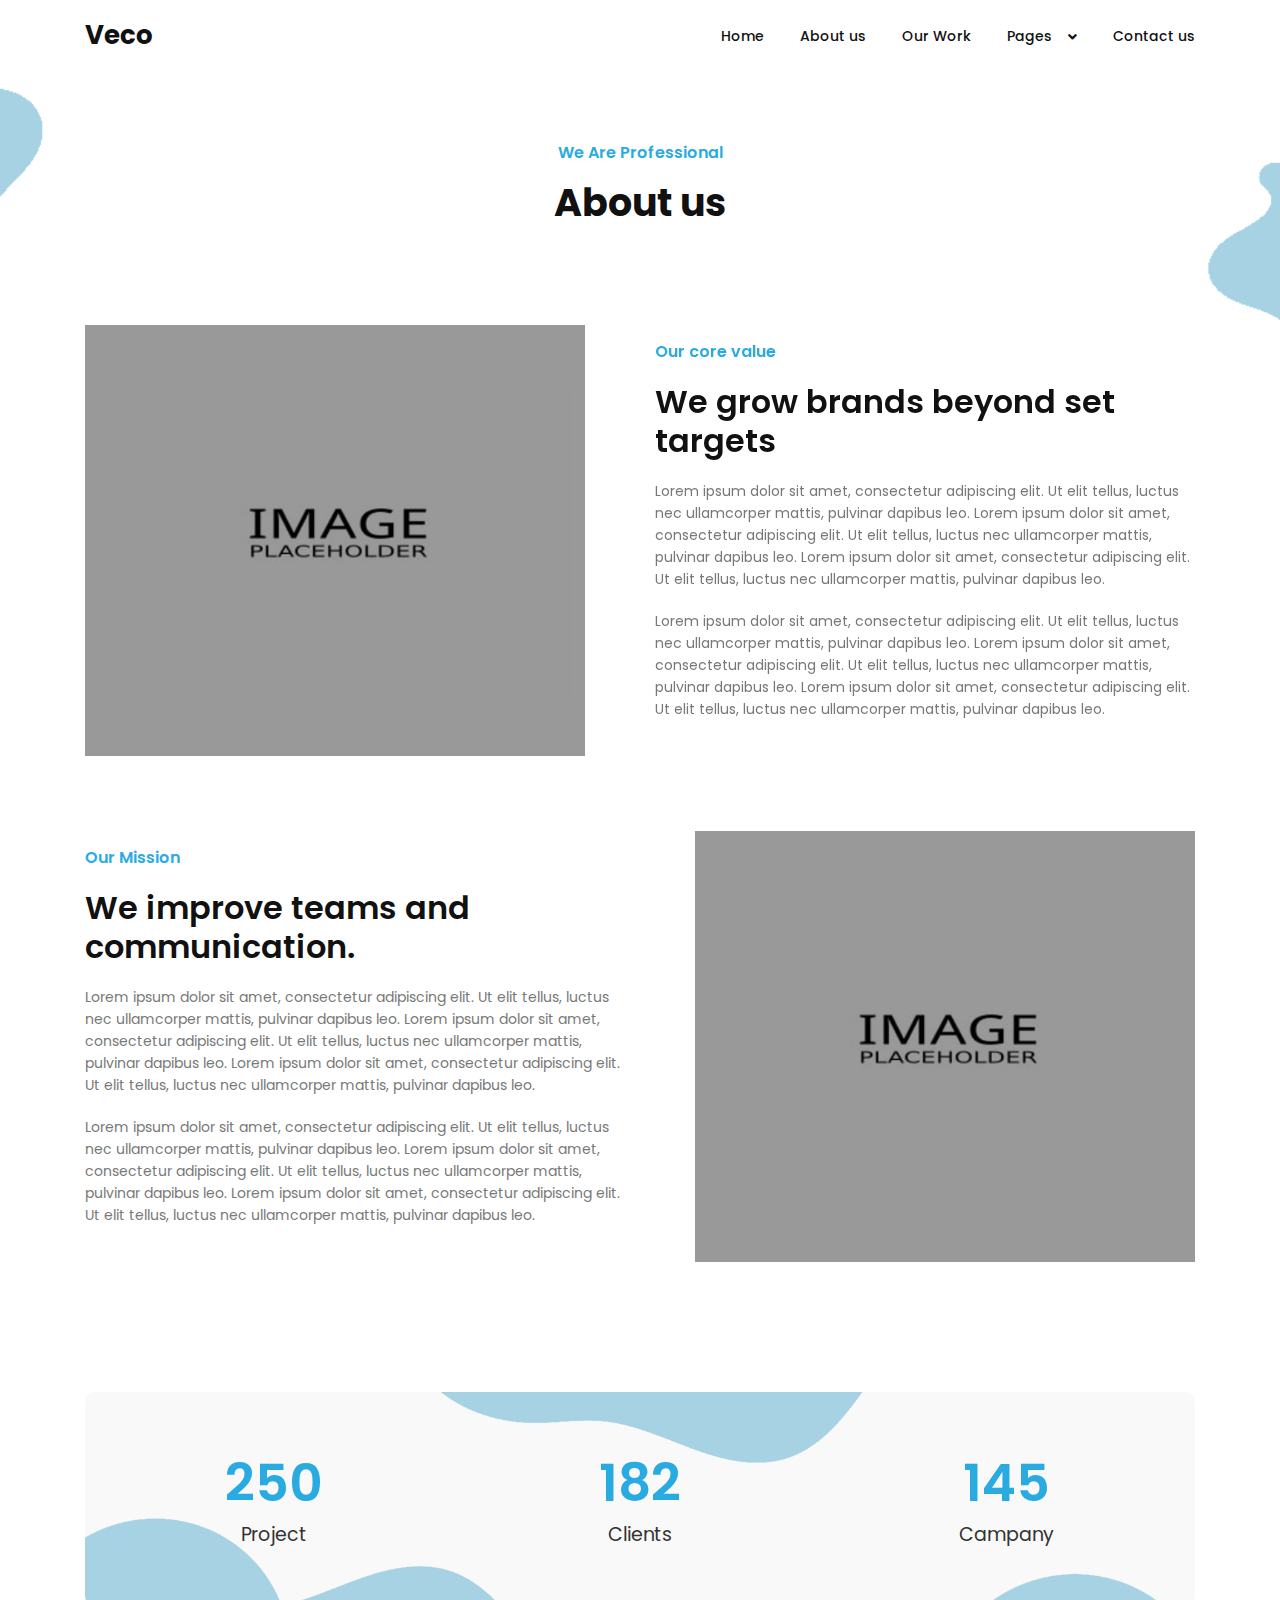
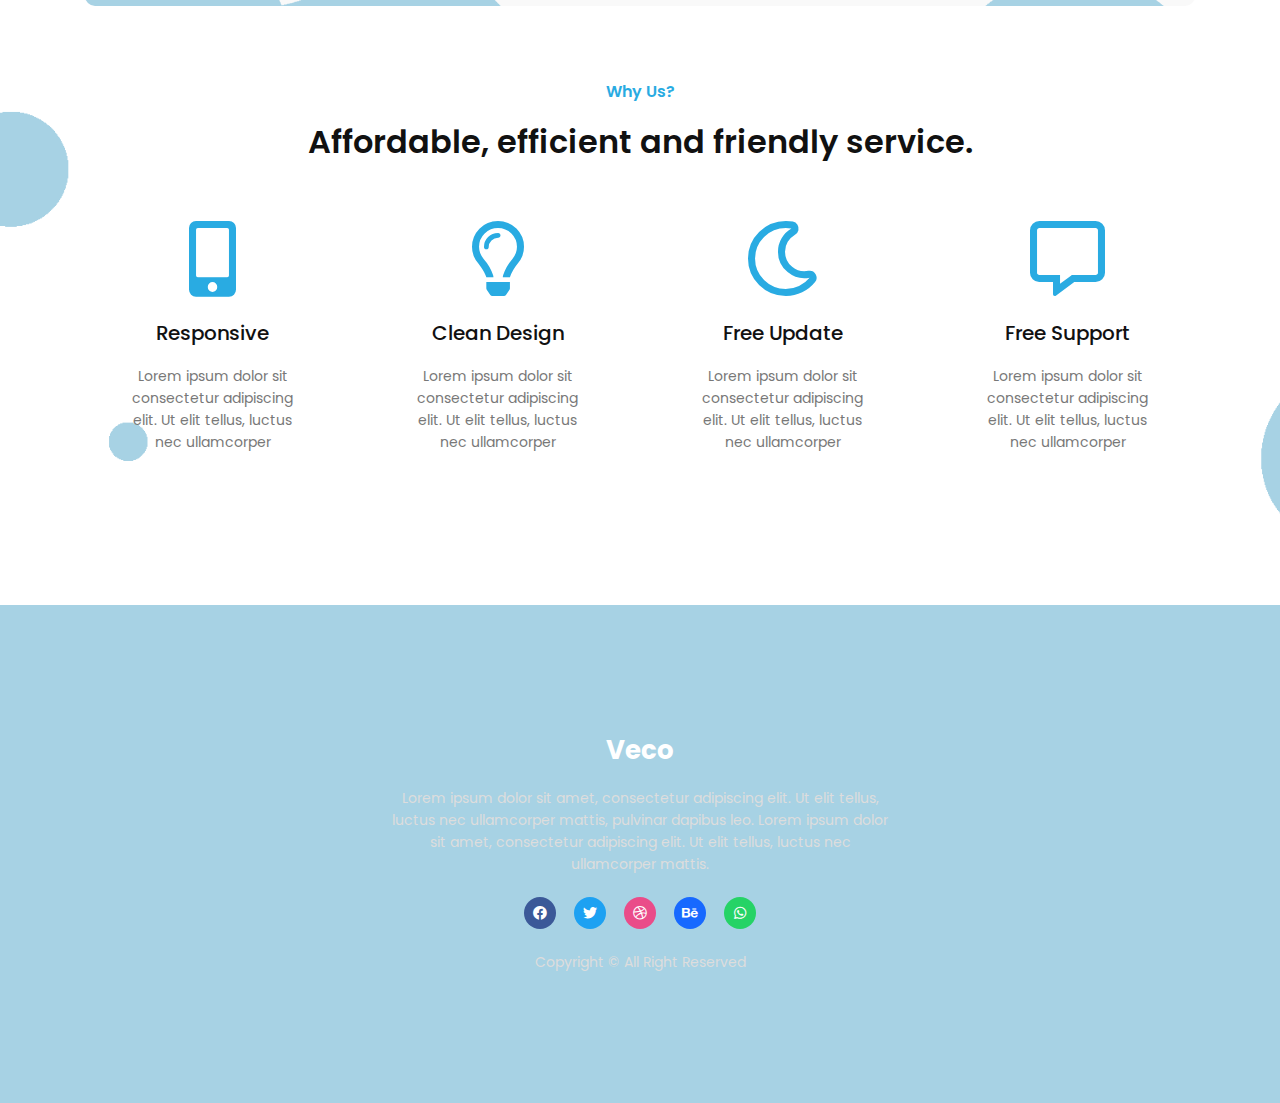
<file: about-us.html>
<!DOCTYPE html>
<html lang="zxx">
	<head>
		<meta charset="UTF-8">
		<meta name="viewport" content="width=device-width, initial-scale=1.0">
		<title>Independent Business Solutions - One-stop shop for your business</title>
		<link rel="shortcut icon" href="img/favicon.png">
		<link rel="stylesheet" href="css/fontawesome.min.css">
		<link rel="stylesheet" href="css/bootstrap.min.css">
		<link rel="stylesheet" href="css/animate.css">
		<link rel="stylesheet" href="css/bootstrap-dropdownhover.min.css">
		<link rel="stylesheet" href="css/aos.css">
		<link rel="stylesheet" href="css/style.css">
	</head>
	<body>
		
		<!-- header pages -->
		<div class="header-pages">
			<div class="navbar navbar-expand-md">
				<div class="container">
					<a href="index.html" class="navbar-brand"><h2>Veco</h2></a>
					<button class="navbar-toggler" type="button" data-toggle="collapse" data-target="#navbarNav" aria-controls="navbarNav" aria-expanded="false" aria-label="Toggle navigation">
					<i class="fas fa-align-justify"></i>
					</button>
					<div class="collapse navbar-collapse" id="navbarNav">
						<ul class="navbar-nav ml-auto">
							<li class="nav-item active">
								<a class="nav-link" href="index.html">Home <span class="sr-only">(current)</span></a>
							</li>
							<li class="nav-item">
								<a class="nav-link" href="about-us.html">About us</a>
							</li>
							<li class="nav-item">
								<a class="nav-link" href="our-work.html">Our Work</a>
							</li>
							<li class="nav-item dropdown">
								<a class="nav-link dropdown-toggle" href="#" data-toggle="dropdown">Pages <i class="fa fa-angle-down"></i></a>
								<ul class="dropdown-menu fade-up">
									<li><a href="services.html">Services</a></li>
									<li><a href="features.html">Features</a></li>
									<li><a href="pricing.html">Pricing</a></li>
									<li><a href="404.html">404</a></li>
									<li><a href="testimonial.html">Testimonial</a></li>
									<li><a href="faq.html">Faq</a></li>
								</ul>
							</li>
							<li class="nav-item">
								<a class="nav-link" href="contact-us.html">Contact us</a>
							</li>
						</ul>
					</div>
				</div>
			</div>
			<div class="pages-title">
				<div class="container">
					<span>We Are Professional</span>
					<h2>About us</h2>
				</div>
			</div>
		</div>
		<!-- end header pages -->


		<!-- about us -->
		<div class="about-us section about-us-pages">
			<div class="container">
				<div class="row align-items-center">
					<div class="col-md-6">
						<div class="entry" data-aos="fade-right">
							<img src="img/hero.png" alt="">
						</div>
					</div>
					<div class="col-md-6">
						<div class="entry" data-aos="fade-left">
							<span>Our core value</span>
							<h2>We grow brands beyond set targets</h2>
							<p>Lorem ipsum dolor sit amet, consectetur adipiscing elit. Ut elit tellus, luctus nec ullamcorper mattis, pulvinar dapibus leo. Lorem ipsum dolor sit amet, consectetur adipiscing elit. Ut elit tellus, luctus nec ullamcorper mattis, pulvinar dapibus leo. Lorem ipsum dolor sit amet, consectetur adipiscing elit. Ut elit tellus, luctus nec ullamcorper mattis, pulvinar dapibus leo.</p>
							<p>Lorem ipsum dolor sit amet, consectetur adipiscing elit. Ut elit tellus, luctus nec ullamcorper mattis, pulvinar dapibus leo. Lorem ipsum dolor sit amet, consectetur adipiscing elit. Ut elit tellus, luctus nec ullamcorper mattis, pulvinar dapibus leo. Lorem ipsum dolor sit amet, consectetur adipiscing elit. Ut elit tellus, luctus nec ullamcorper mattis, pulvinar dapibus leo.</p>
						</div>
					</div>
				</div>
			</div>
		</div>
		<!-- end about us -->

		<!-- about us -->
		<div class="about-us section about-us-pages our-mission">
			<div class="container">
				<div class="row align-items-center">
					<div class="col-md-6">
						<div class="entry">
							<span>Our Mission</span>
							<h2>We improve teams and communication.</h2>
							<p>Lorem ipsum dolor sit amet, consectetur adipiscing elit. Ut elit tellus, luctus nec ullamcorper mattis, pulvinar dapibus leo. Lorem ipsum dolor sit amet, consectetur adipiscing elit. Ut elit tellus, luctus nec ullamcorper mattis, pulvinar dapibus leo. Lorem ipsum dolor sit amet, consectetur adipiscing elit. Ut elit tellus, luctus nec ullamcorper mattis, pulvinar dapibus leo.</p>
							<p>Lorem ipsum dolor sit amet, consectetur adipiscing elit. Ut elit tellus, luctus nec ullamcorper mattis, pulvinar dapibus leo. Lorem ipsum dolor sit amet, consectetur adipiscing elit. Ut elit tellus, luctus nec ullamcorper mattis, pulvinar dapibus leo. Lorem ipsum dolor sit amet, consectetur adipiscing elit. Ut elit tellus, luctus nec ullamcorper mattis, pulvinar dapibus leo.</p>
						</div>
					</div>
					<div class="col-md-6">
						<div class="entry">
							<img src="img/about-us.png" alt="">
						</div>
					</div>
				</div>
			</div>
		</div>
		<!-- end about us -->

		<!-- counter -->
		<div class="counter section">
			<div class="container">
				<div class="content">
					<div class="row">
						<div class="col-md-4">
							<div class="entry">
								<span>250</span>
								Project
							</div>
						</div>
						<div class="col-md-4">
							<div class="entry">
								<span>182</span>
								Clients
							</div>
						</div>
						<div class="col-md-4">
							<div class="entry">
								<span>145</span>
								Campany
							</div>
						</div>
					</div>
				</div>
			</div>
		</div>
		<!-- end counter -->

		<!-- why us -->
		<div class="why-us">
			<div class="container">
				<div class="title-section">
					<span>Why us?</span>
					<h2>Affordable, efficient and friendly service.</h2>
				</div>
				<div class="row">
					<div class="col-md-3">
						<div class="entry">
							<i class="fas fa-mobile-alt"></i>
							<h5>Responsive</h5>
							<p>Lorem ipsum dolor sit consectetur adipiscing elit. Ut elit tellus, luctus nec ullamcorper</p>
						</div>
					</div>
					<div class="col-md-3">
						<div class="entry">
							<i class="far fa-lightbulb"></i>
							<h5>Clean Design</h5>
							<p>Lorem ipsum dolor sit consectetur adipiscing elit. Ut elit tellus, luctus nec ullamcorper</p>
						</div>
					</div>
					<div class="col-md-3">
						<div class="entry">
							<i class="far fa-moon"></i>
							<h5>Free Update</h5>
							<p>Lorem ipsum dolor sit consectetur adipiscing elit. Ut elit tellus, luctus nec ullamcorper</p>
						</div>
					</div>
					<div class="col-md-3">
						<div class="entry">
							<i class="far fa-comment-alt"></i>
							<h5>Free Support</h5>
							<p>Lorem ipsum dolor sit consectetur adipiscing elit. Ut elit tellus, luctus nec ullamcorper</p>
						</div>
					</div>
				</div>
			</div>
		</div>
		<!-- end why us -->
		
		<!-- footer -->
		<footer>
			<div class="container">
				<h2>Veco</h2>
				<p>Lorem ipsum dolor sit amet, consectetur adipiscing elit. Ut elit tellus, luctus nec ullamcorper mattis, pulvinar dapibus leo. Lorem ipsum dolor sit amet, consectetur adipiscing elit. Ut elit tellus, luctus nec ullamcorper mattis.</p>
				<ul>
					<li><a href=""><i class="fab fa-facebook"></i></a></li>
					<li><a href=""><i class="fab fa-twitter"></i></a></li>
					<li><a href=""><i class="fab fa-dribbble"></i></a></li>
					<li><a href=""><i class="fab fa-behance"></i></a></li>
					<li><a href=""><i class="fab fa-whatsapp"></i></a></li>
				</ul>
				<h6>Copyright © All Right Reserved</h6>
			</div>
		</footer>
		<!-- end footer -->

		<!-- script -->
		<script src="js/jquery.min.js"></script>
		<script src="js/bootstrap.min.js"></script>
		<script src="js/fontawesome.js"></script>
		<script src="js/bootstrap-dropdownhover.min.js"></script>
		<script src="js/aos.js"></script>
		<script src="js/custom.js"></script>
	</body>
</html>
</file>
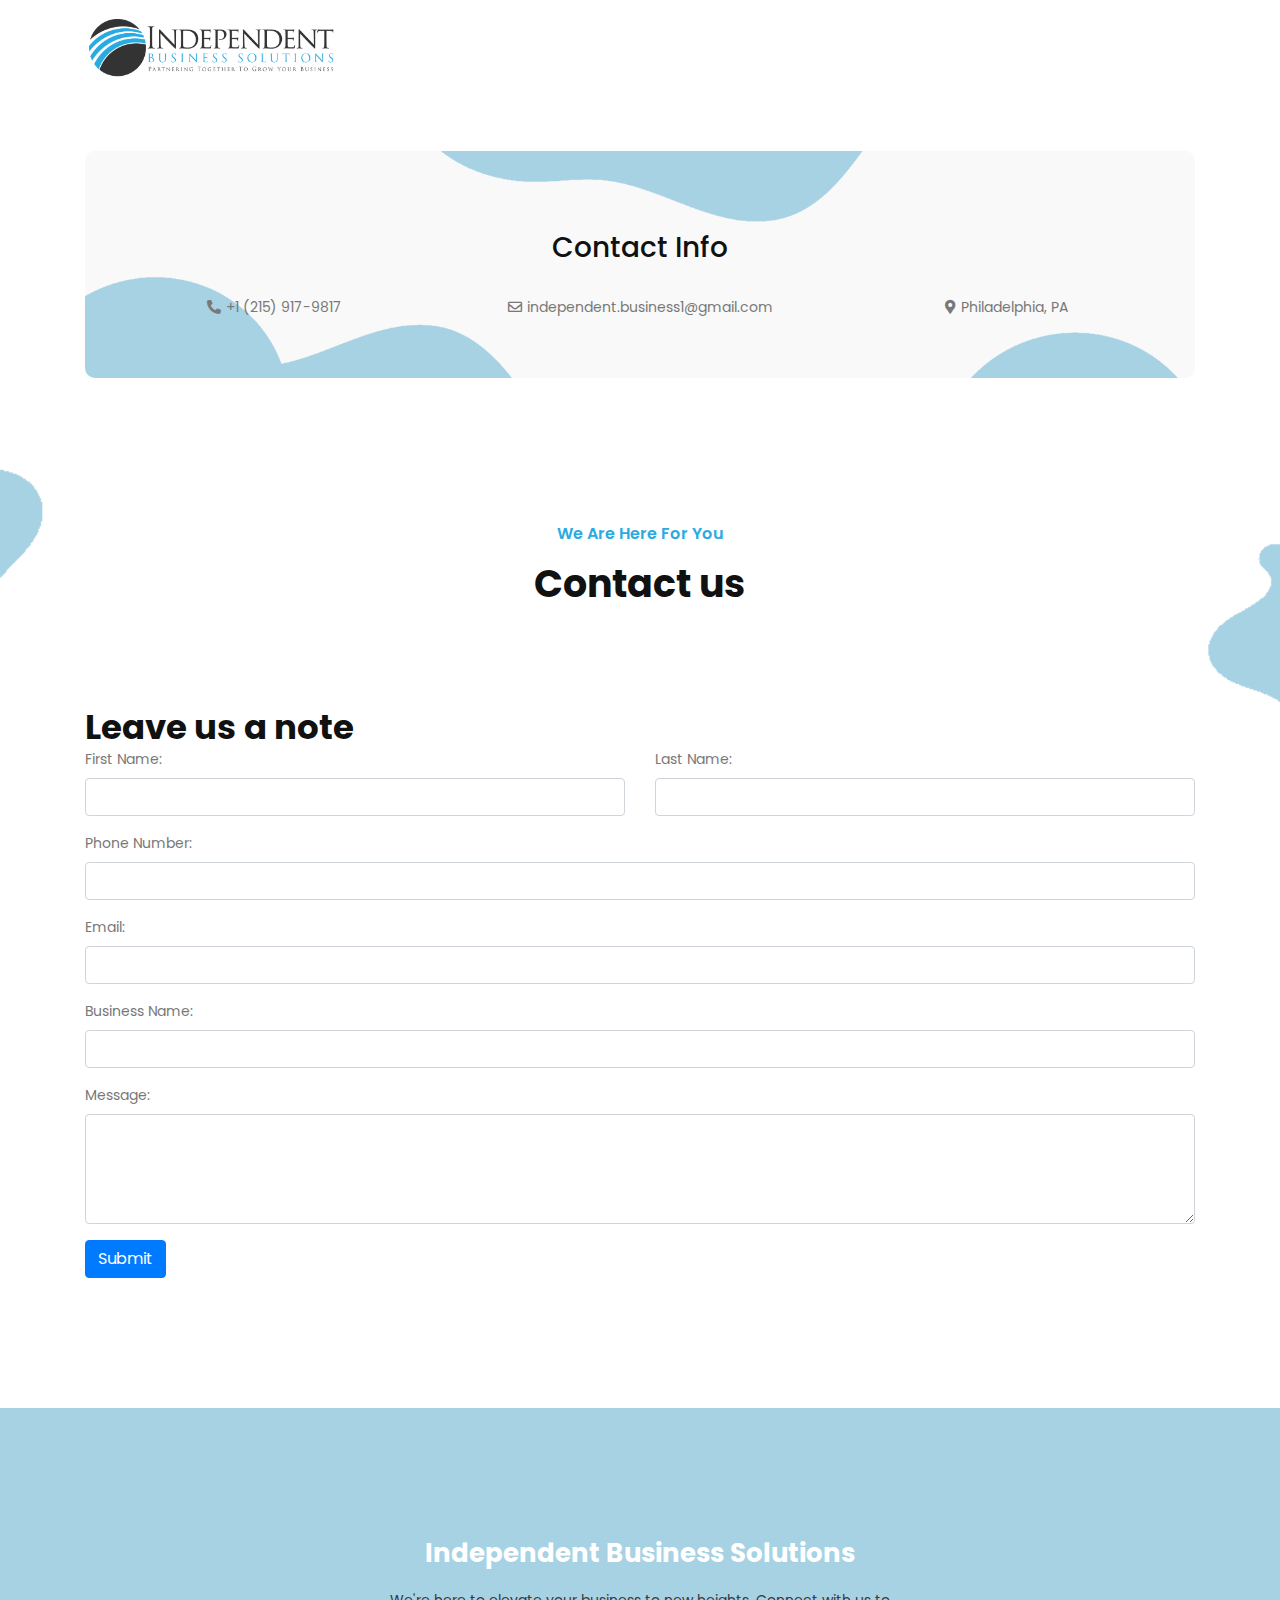
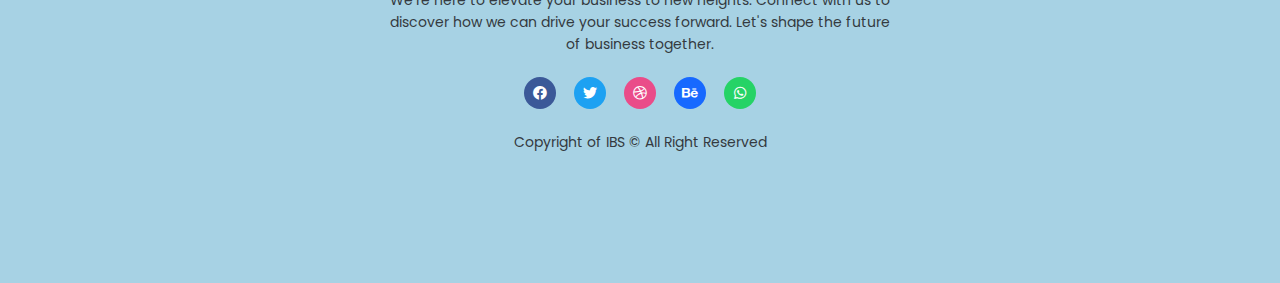
<file: contact-us.html>
<!DOCTYPE html>
<html lang="zxx">
<head>
    <meta charset="UTF-8">
    <meta name="viewport" content="width=device-width, initial-scale=1.0">
    <title>Independent Business Solutions - One-stop shop for your business</title>
    <link rel="shortcut icon" href="img/favicon.png">
    <link rel="stylesheet" href="css/fontawesome.min.css">
    <link rel="stylesheet" href="css/bootstrap.min.css">
    <link rel="stylesheet" href="css/animate.css">
    <link rel="stylesheet" href="css/bootstrap-dropdownhover.min.css">
    <link rel="stylesheet" href="css/aos.css">
    <link rel="stylesheet" href="css/style.css">
</head>
<body>

<!-- header pages -->
<div class="header-pages">
    <div class="navbar navbar-expand-md">
        <div class="container">
            <a href="index.html" class="navbar-brand"><img src="img/independent_business_solutions.png" class="img-logo"
                                                           alt="IBS Logo"></a>
            <button class="navbar-toggler" type="button" data-toggle="collapse" data-target="#navbarNav"
                    aria-controls="navbarNav" aria-expanded="false" aria-label="Toggle navigation">
                <i class="fas fa-align-justify"></i>
            </button>
        </div>
    </div>
</div>
<!-- end header pages -->

<!-- contact us -->
<div class="contact-us">
    <div class="counter section">
        <div class="container">

            <div class="content">
                <div class="col-lg-10" style="margin: auto; width: 100%; margin-bottom: 2rem;">
                    <h3>Contact Info</h3>
                </div>
                <div class="row">
                    <div class="col-md-4">
                        <i class="fas fa-phone-alt" style="margin-right: 5px"></i>+1 (215) 917-9817
                    </div>
                    <div class="col-md-4">
                        <i class="far fa-envelope" style="margin-right: 5px"></i>independent.business1@gmail.com
                    </div>
                    <div class="col-md-4">
                        <i class="fas fa-map-marker-alt" style="margin-right: 5px"></i>Philadelphia, PA
                    </div>
                </div>
            </div>
        </div>
    </div>
    <!-- header pages -->
    <div class="header-pages">
        <div class="pages-title">
            <div class="container">
                <span>We Are Here for You</span>
                <h2>Contact us</h2>
            </div>
        </div>
    </div>
    <!-- end header pages -->
    <div class="container">
        <div class="col-med-6">
            <h1>Leave us a note</h1>
            <form id="contactForm">
                <div class="row mb-3">
                    <div class="col-md-6">
                        <label for="firstName" class="form-label">First Name:</label>
                        <input type="text" class="form-control" id="firstName" name="firstName">
                    </div>
                    <div class="col-md-6">
                        <label for="lastName" class="form-label">Last Name:</label>
                        <input type="text" class="form-control" id="lastName" name="lastName">
                    </div>
                </div>
                <div class="mb-3">
                    <label for="phoneNumber" class="form-label">Phone Number:</label>
                    <input type="tel" class="form-control" id="phoneNumber" name="phoneNumber">
                </div>
                <div class="mb-3">
                    <label for="email" class="form-label">Email:</label>
                    <input type="email" class="form-control" id="email" name="email">
                </div>
                <div class="mb-3">
                    <label for="businessName" class="form-label">Business Name:</label>
                    <input type="text" class="form-control" id="businessName" name="businessName">
                </div>
                <div class="mb-3">
                    <label for="message" class="form-label">Message:</label>
                    <textarea class="form-control" id="message" name="message" rows="4"></textarea>
                </div>
                <button class="btn btn-primary"
                        onclick="postContactForm([{name: 'firstName', id: 'first-name'}, {name: 'lastName', id: 'last-name'}, {name: 'emailAddress', id: 'email'}, {name: 'phoneNumber', id: 'phone-number'}, {name: 'message', id: 'input-message'}])"
                        type="submit">Submit
                </button>
            </form>
        </div>
        <!--					<div class="col-md-6">-->
        <!--						<div class="entry">-->
        <!--							<h5>France</h5>-->
        <!--							<ul>-->
        <!--								<li><i class="fas fa-phone-alt"></i> +61 3 8376 6284</li>-->
        <!--								<li><i class="far fa-envelope"></i> contact@yourmail.com </li>-->
        <!--								<li><i class="fas fa-map-marker-alt"></i> 121 King Street, Melbourne Victoria 3000 Australia</li>-->
        <!--							</ul>-->
        <!--						</div>-->
        <!--					</div>-->
    </div>
</div>
<!-- end contact us -->

<!-- footer -->
<footer>
    <div class="container text-dark">
        <h2>Independent Business Solutions</h2>
        <p>We're here to elevate your business to new heights. Connect with us to discover how we can drive your success
            forward. Let's shape the future of business together.</p>
        <ul>
            <li><a href=""><i class="fab fa-facebook"></i></a></li>
            <li><a href=""><i class="fab fa-twitter"></i></a></li>
            <li><a href=""><i class="fab fa-dribbble"></i></a></li>
            <li><a href=""><i class="fab fa-behance"></i></a></li>
            <li><a href=""><i class="fab fa-whatsapp"></i></a></li>
        </ul>
        <h7>Copyright of IBS © All Right Reserved</h7>
    </div>
</footer>
<!-- end footer -->
<!-- script -->
<script src="js/jquery.min.js"></script>
<script src="js/bootstrap.min.js"></script>
<script src="js/fontawesome.js"></script>
<script src="js/bootstrap-dropdownhover.min.js"></script>
<script src="js/aos.js"></script>
<script src="js/custom.js"></script>
<script src="js/form.js"></script>
</body>
</html>
</file>
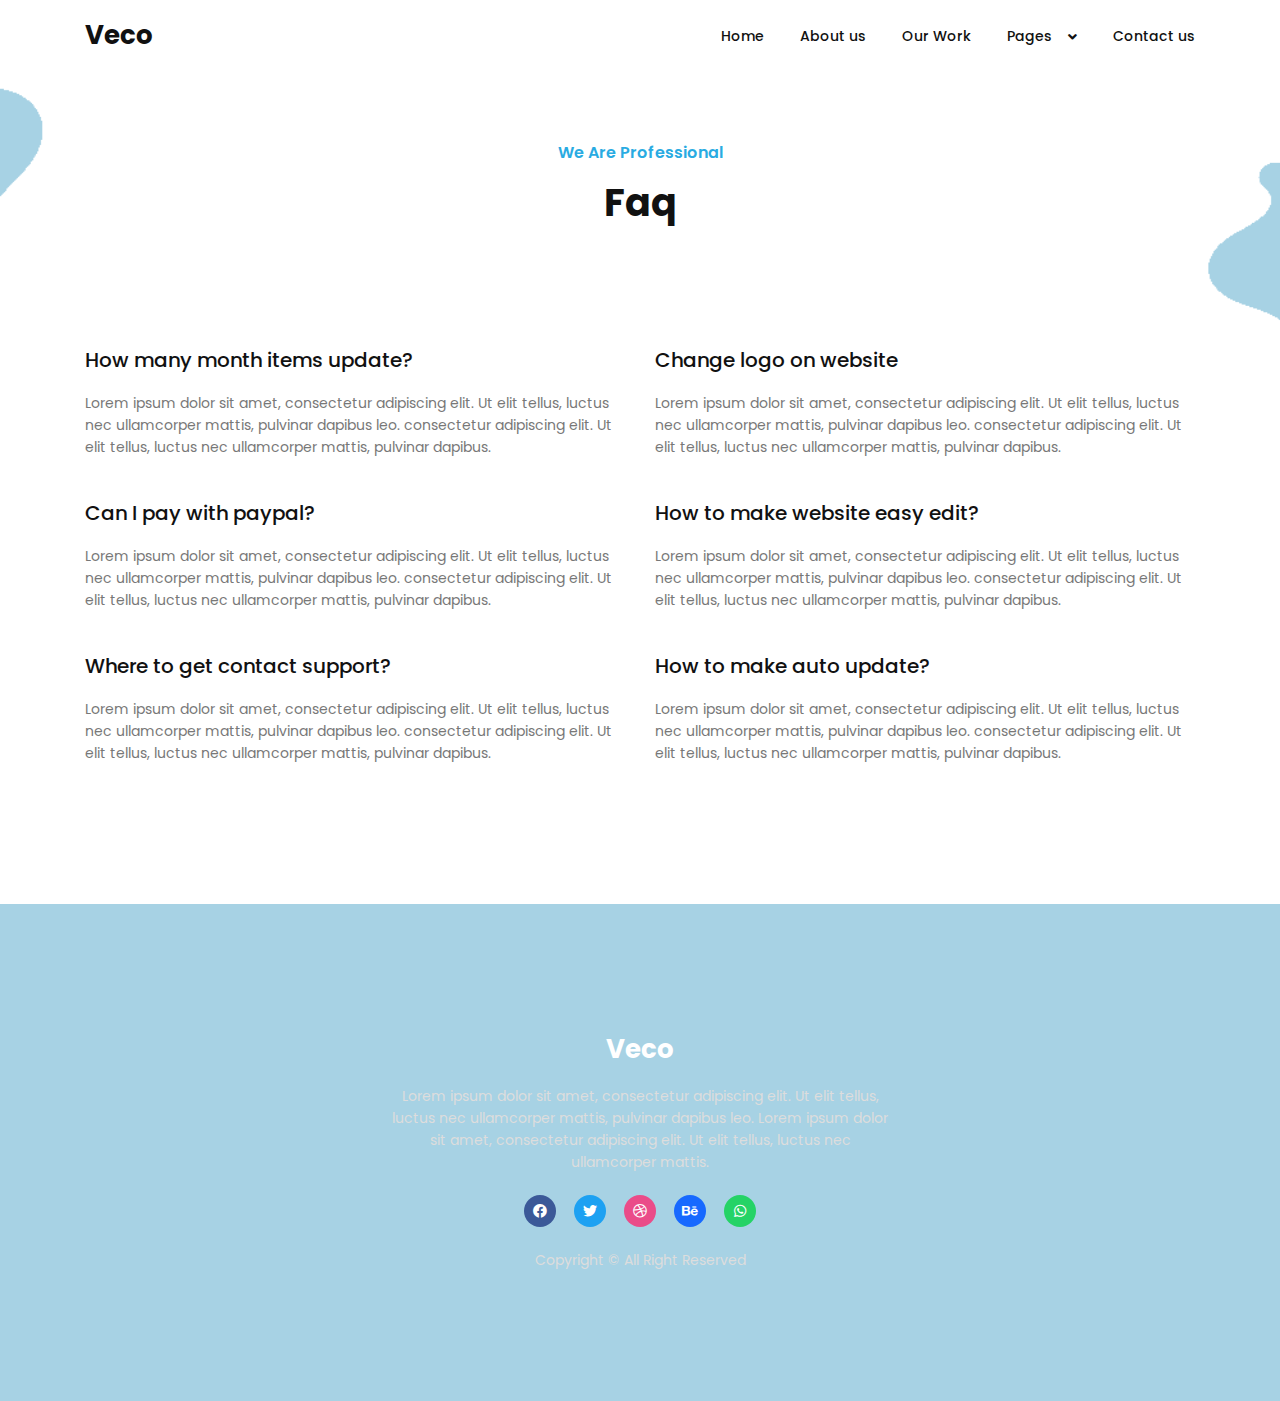
<file: faq.html>
<!DOCTYPE html>
<html lang="zxx">
	<head>
		<meta charset="UTF-8">
		<meta name="viewport" content="width=device-width, initial-scale=1.0">
		<title>Independent Business Solutions - One-stop shop for your business</title>
		<link rel="shortcut icon" href="img/favicon.png">
		<link rel="stylesheet" href="css/fontawesome.min.css">
		<link rel="stylesheet" href="css/bootstrap.min.css">
		<link rel="stylesheet" href="css/animate.css">
		<link rel="stylesheet" href="css/bootstrap-dropdownhover.min.css">
		<link rel="stylesheet" href="css/aos.css">
		<link rel="stylesheet" href="css/style.css">
	</head>
	<body>
		
		<!-- header pages -->
		<div class="header-pages">
			<div class="navbar navbar-expand-md">
				<div class="container">
					<a href="index.html" class="navbar-brand"><h2>Veco</h2></a>
					<button class="navbar-toggler" type="button" data-toggle="collapse" data-target="#navbarNav" aria-controls="navbarNav" aria-expanded="false" aria-label="Toggle navigation">
					<i class="fas fa-align-justify"></i>
					</button>
					<div class="collapse navbar-collapse" id="navbarNav">
						<ul class="navbar-nav ml-auto">
							<li class="nav-item active">
								<a class="nav-link" href="index.html">Home <span class="sr-only">(current)</span></a>
							</li>
							<li class="nav-item">
								<a class="nav-link" href="about-us.html">About us</a>
							</li>
							<li class="nav-item">
								<a class="nav-link" href="our-work.html">Our Work</a>
							</li>
							<li class="nav-item dropdown">
								<a class="nav-link dropdown-toggle" href="#" data-toggle="dropdown">Pages <i class="fa fa-angle-down"></i></a>
								<ul class="dropdown-menu fade-up">
									<li><a href="services.html">Services</a></li>
									<li><a href="features.html">Features</a></li>
									<li><a href="pricing.html">Pricing</a></li>
									<li><a href="404.html">404</a></li>
									<li><a href="testimonial.html">Testimonial</a></li>
									<li><a href="faq.html">Faq</a></li>
								</ul>
							</li>
							<li class="nav-item">
								<a class="nav-link" href="contact-us.html">Contact us</a>
							</li>
						</ul>
					</div>
				</div>
			</div>
			<div class="pages-title">
				<div class="container">
					<span>We Are Professional</span>
					<h2>Faq</h2>
				</div>
			</div>
		</div>
		<!-- end header pages -->
		<!-- faq -->
		<div class="faq">
			<div class="container">
				<div class="row">
					<div class="col-md-6">
						<div class="entry">
							<h5>How many month items update?</h5>
							<p>Lorem ipsum dolor sit amet, consectetur adipiscing elit. Ut elit tellus, luctus nec ullamcorper mattis, pulvinar dapibus leo. consectetur adipiscing elit. Ut elit tellus, luctus nec ullamcorper mattis, pulvinar dapibus.</p>
						</div>
					</div>
					<div class="col-md-6">
						<div class="entry">
							<h5>
							Change logo on website
							</h5>
							<p>Lorem ipsum dolor sit amet, consectetur adipiscing elit. Ut elit tellus, luctus nec ullamcorper mattis, pulvinar dapibus leo. consectetur adipiscing elit. Ut elit tellus, luctus nec ullamcorper mattis, pulvinar dapibus.</p>
						</div>
					</div>
					<div class="col-md-6">
						<div class="entry">
							<h5>
							Can I pay with paypal?
							</h5>
							<p>Lorem ipsum dolor sit amet, consectetur adipiscing elit. Ut elit tellus, luctus nec ullamcorper mattis, pulvinar dapibus leo. consectetur adipiscing elit. Ut elit tellus, luctus nec ullamcorper mattis, pulvinar dapibus.</p>
						</div>
					</div>
					<div class="col-md-6">
						<div class="entry">
							<h5>
							How to make website easy edit?
							</h5>
							<p>Lorem ipsum dolor sit amet, consectetur adipiscing elit. Ut elit tellus, luctus nec ullamcorper mattis, pulvinar dapibus leo. consectetur adipiscing elit. Ut elit tellus, luctus nec ullamcorper mattis, pulvinar dapibus.</p>
						</div>
					</div>
					<div class="col-md-6">
						<div class="entry">
							<h5>
							Where to get contact support?
							</h5>
							<p>Lorem ipsum dolor sit amet, consectetur adipiscing elit. Ut elit tellus, luctus nec ullamcorper mattis, pulvinar dapibus leo. consectetur adipiscing elit. Ut elit tellus, luctus nec ullamcorper mattis, pulvinar dapibus.</p>
						</div>
					</div>
					<div class="col-md-6">
						<div class="entry">
							<h5>
							How to make auto update?
							</h5>
							<p>Lorem ipsum dolor sit amet, consectetur adipiscing elit. Ut elit tellus, luctus nec ullamcorper mattis, pulvinar dapibus leo. consectetur adipiscing elit. Ut elit tellus, luctus nec ullamcorper mattis, pulvinar dapibus.</p>
						</div>
					</div>
				</div>
			</div>
		</div>
		<!-- end faq -->
		
		<!-- footer -->
		<footer>
			<div class="container">
				<h2>Veco</h2>
				<p>Lorem ipsum dolor sit amet, consectetur adipiscing elit. Ut elit tellus, luctus nec ullamcorper mattis, pulvinar dapibus leo. Lorem ipsum dolor sit amet, consectetur adipiscing elit. Ut elit tellus, luctus nec ullamcorper mattis.</p>
				<ul>
					<li><a href=""><i class="fab fa-facebook"></i></a></li>
					<li><a href=""><i class="fab fa-twitter"></i></a></li>
					<li><a href=""><i class="fab fa-dribbble"></i></a></li>
					<li><a href=""><i class="fab fa-behance"></i></a></li>
					<li><a href=""><i class="fab fa-whatsapp"></i></a></li>
				</ul>
				<h6>Copyright © All Right Reserved</h6>
			</div>
		</footer>
		<!-- end footer -->
		<!-- script -->
		<script src="js/jquery.min.js"></script>
		<script src="js/bootstrap.min.js"></script>
		<script src="js/fontawesome.js"></script>
		<script src="js/bootstrap-dropdownhover.min.js"></script>
		<script src="js/aos.js"></script>
		<script src="js/custom.js"></script>
	</body>
</html>
</file>
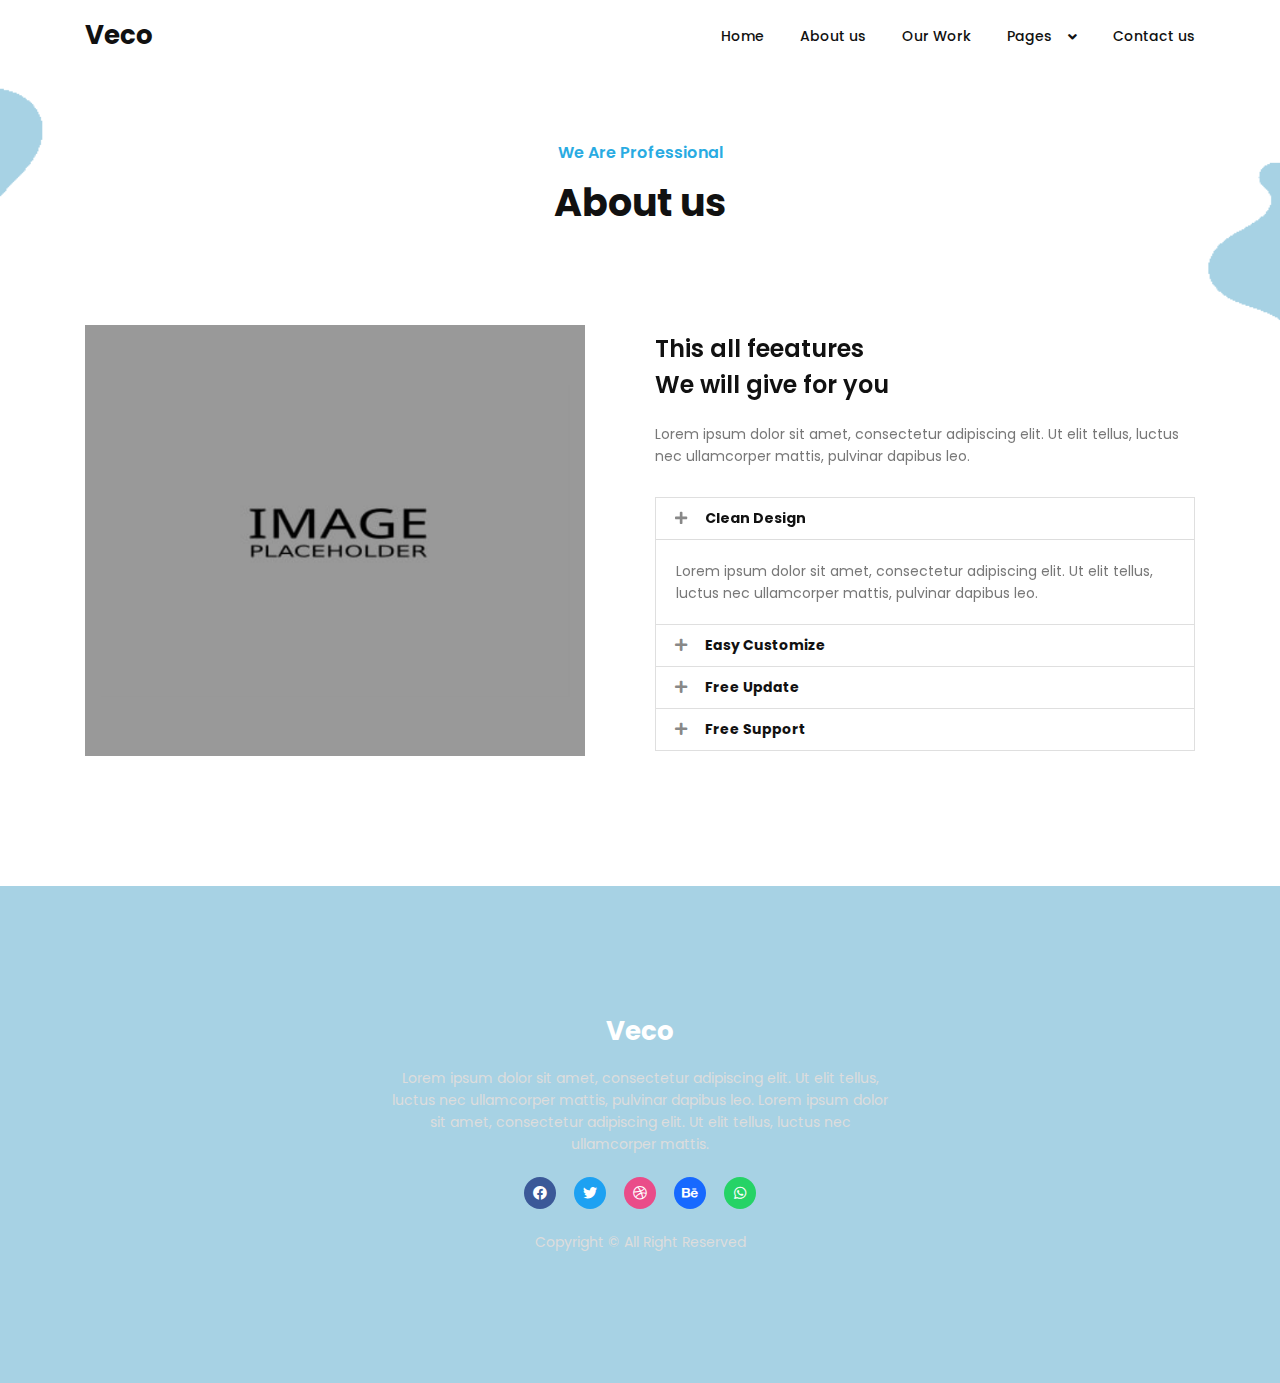
<file: features.html>
<!DOCTYPE html>
<html lang="zxx">
	<head>
		<meta charset="UTF-8">
		<meta name="viewport" content="width=device-width, initial-scale=1.0">
		<title>Independent Business Solutions - One-stop shop for your business</title>
		<link rel="shortcut icon" href="img/favicon.png">
		<link rel="stylesheet" href="css/fontawesome.min.css">
		<link rel="stylesheet" href="css/bootstrap.min.css">
		<link rel="stylesheet" href="css/animate.css">
		<link rel="stylesheet" href="css/bootstrap-dropdownhover.min.css">
		<link rel="stylesheet" href="css/aos.css">
		<link rel="stylesheet" href="css/style.css">
	</head>
	<body>
		
		<!-- header pages -->
		<div class="header-pages">
			<div class="navbar navbar-expand-md">
				<div class="container">
					<a href="index.html" class="navbar-brand"><h2>Veco</h2></a>
					<button class="navbar-toggler" type="button" data-toggle="collapse" data-target="#navbarNav" aria-controls="navbarNav" aria-expanded="false" aria-label="Toggle navigation">
					<i class="fas fa-align-justify"></i>
					</button>
					<div class="collapse navbar-collapse" id="navbarNav">
						<ul class="navbar-nav ml-auto">
							<li class="nav-item active">
								<a class="nav-link" href="index.html">Home <span class="sr-only">(current)</span></a>
							</li>
							<li class="nav-item">
								<a class="nav-link" href="about-us.html">About us</a>
							</li>
							<li class="nav-item">
								<a class="nav-link" href="our-work.html">Our Work</a>
							</li>
							<li class="nav-item dropdown">
								<a class="nav-link dropdown-toggle" href="#" data-toggle="dropdown">Pages <i class="fa fa-angle-down"></i></a>
								<ul class="dropdown-menu fade-up">
									<li><a href="services.html">Services</a></li>
									<li><a href="features.html">Features</a></li>
									<li><a href="pricing.html">Pricing</a></li>
									<li><a href="404.html">404</a></li>
									<li><a href="testimonial.html">Testimonial</a></li>
									<li><a href="faq.html">Faq</a></li>
								</ul>
							</li>
							<li class="nav-item">
								<a class="nav-link" href="contact-us.html">Contact us</a>
							</li>
						</ul>
					</div>
				</div>
			</div>
			<div class="pages-title">
				<div class="container">
					<span>We Are Professional</span>
					<h2>About us</h2>
				</div>
			</div>
		</div>
		<!-- end header pages -->
		<!-- features -->
		<div class="features">
			<div class="container">
				<div class="row align-items-center">
					<div class="col-md-6">
						<div class="entry" data-aos="fade-right">
							<img src="img/about-us.png" alt="">
						</div>
					</div>
					<div class="col-md-6">
						<div class="entry" data-aos="fade-left">
							<h4>This all feeatures <br>We will give for you</h4>
							<p>Lorem ipsum dolor sit amet, consectetur adipiscing elit. Ut elit tellus, luctus nec ullamcorper mattis, pulvinar dapibus leo.</p>
							<div class="accordion" id="accordionExample">
								<div class="card">
									<div class="card-header" id="headingOne">
										<h5 class="mb-0">
										<button class="btn btn-link" type="button" data-toggle="collapse" data-target="#collapseOne" aria-expanded="true" aria-controls="collapseOne">
										<i class="fas fa-plus"></i> Clean Design
										</button>
										</h5>
									</div>
									<div id="collapseOne" class="collapse show" aria-labelledby="headingOne" data-parent="#accordionExample">
										<div class="card-body">
											Lorem ipsum dolor sit amet, consectetur adipiscing elit. Ut elit tellus, luctus nec ullamcorper mattis, pulvinar dapibus leo.
										</div>
									</div>
								</div>
								<div class="card">
									<div class="card-header" id="headingTwo">
										<h5 class="mb-0">
										<button class="btn btn-link collapsed" type="button" data-toggle="collapse" data-target="#collapseTwo" aria-expanded="false" aria-controls="collapseTwo">
										<i class="fas fa-plus"></i> Easy Customize
										</button>
										</h5>
									</div>
									<div id="collapseTwo" class="collapse" aria-labelledby="headingTwo" data-parent="#accordionExample">
										<div class="card-body">
											Lorem ipsum dolor sit amet, consectetur adipiscing elit. Ut elit tellus, luctus nec ullamcorper mattis, pulvinar dapibus leo.
										</div>
									</div>
								</div>
								<div class="card">
									<div class="card-header" id="headingThree">
										<h5 class="mb-0">
										<button class="btn btn-link collapsed" type="button" data-toggle="collapse" data-target="#collapseThree" aria-expanded="false" aria-controls="collapseThree"><i class="fas fa-plus"></i> Free Update
										</button>
										</h5>
									</div>
									<div id="collapseThree" class="collapse" aria-labelledby="headingThree" data-parent="#accordionExample">
										<div class="card-body">
											Lorem ipsum dolor sit amet, consectetur adipiscing elit. Ut elit tellus, luctus nec ullamcorper mattis, pulvinar dapibus leo.
										</div>
									</div>
								</div>
								<div class="card">
									<div class="card-header" id="headingFour">
										<h5 class="mb-0">
										<button class="btn btn-link collapsed" type="button" data-toggle="collapse" data-target="#collapseFour" aria-expanded="false" aria-controls="collapseFour">
										<i class="fas fa-plus"></i> Free Support
										</button>
										</h5>
									</div>
									<div id="collapseFour" class="collapse" aria-labelledby="headingFour" data-parent="#accordionExample">
										<div class="card-body">
											Lorem ipsum dolor sit amet, consectetur adipiscing elit. Ut elit tellus, luctus nec ullamcorper mattis, pulvinar dapibus leo.
										</div>
									</div>
								</div>
							</div>
						</div>
					</div>
				</div>
			</div>
		</div>
		<!-- end features -->
		
		<!-- footer -->
		<footer>
			<div class="container">
				<h2>Veco</h2>
				<p>Lorem ipsum dolor sit amet, consectetur adipiscing elit. Ut elit tellus, luctus nec ullamcorper mattis, pulvinar dapibus leo. Lorem ipsum dolor sit amet, consectetur adipiscing elit. Ut elit tellus, luctus nec ullamcorper mattis.</p>
				<ul>
					<li><a href=""><i class="fab fa-facebook"></i></a></li>
					<li><a href=""><i class="fab fa-twitter"></i></a></li>
					<li><a href=""><i class="fab fa-dribbble"></i></a></li>
					<li><a href=""><i class="fab fa-behance"></i></a></li>
					<li><a href=""><i class="fab fa-whatsapp"></i></a></li>
				</ul>
				<h6>Copyright © All Right Reserved</h6>
			</div>
		</footer>
		<!-- end footer -->
		<!-- script -->
		<script src="js/jquery.min.js"></script>
		<script src="js/bootstrap.min.js"></script>
		<script src="js/fontawesome.js"></script>
		<script src="js/bootstrap-dropdownhover.min.js"></script>
		<script src="js/aos.js"></script>
		<script src="js/custom.js"></script>
	</body>
</html>
</file>
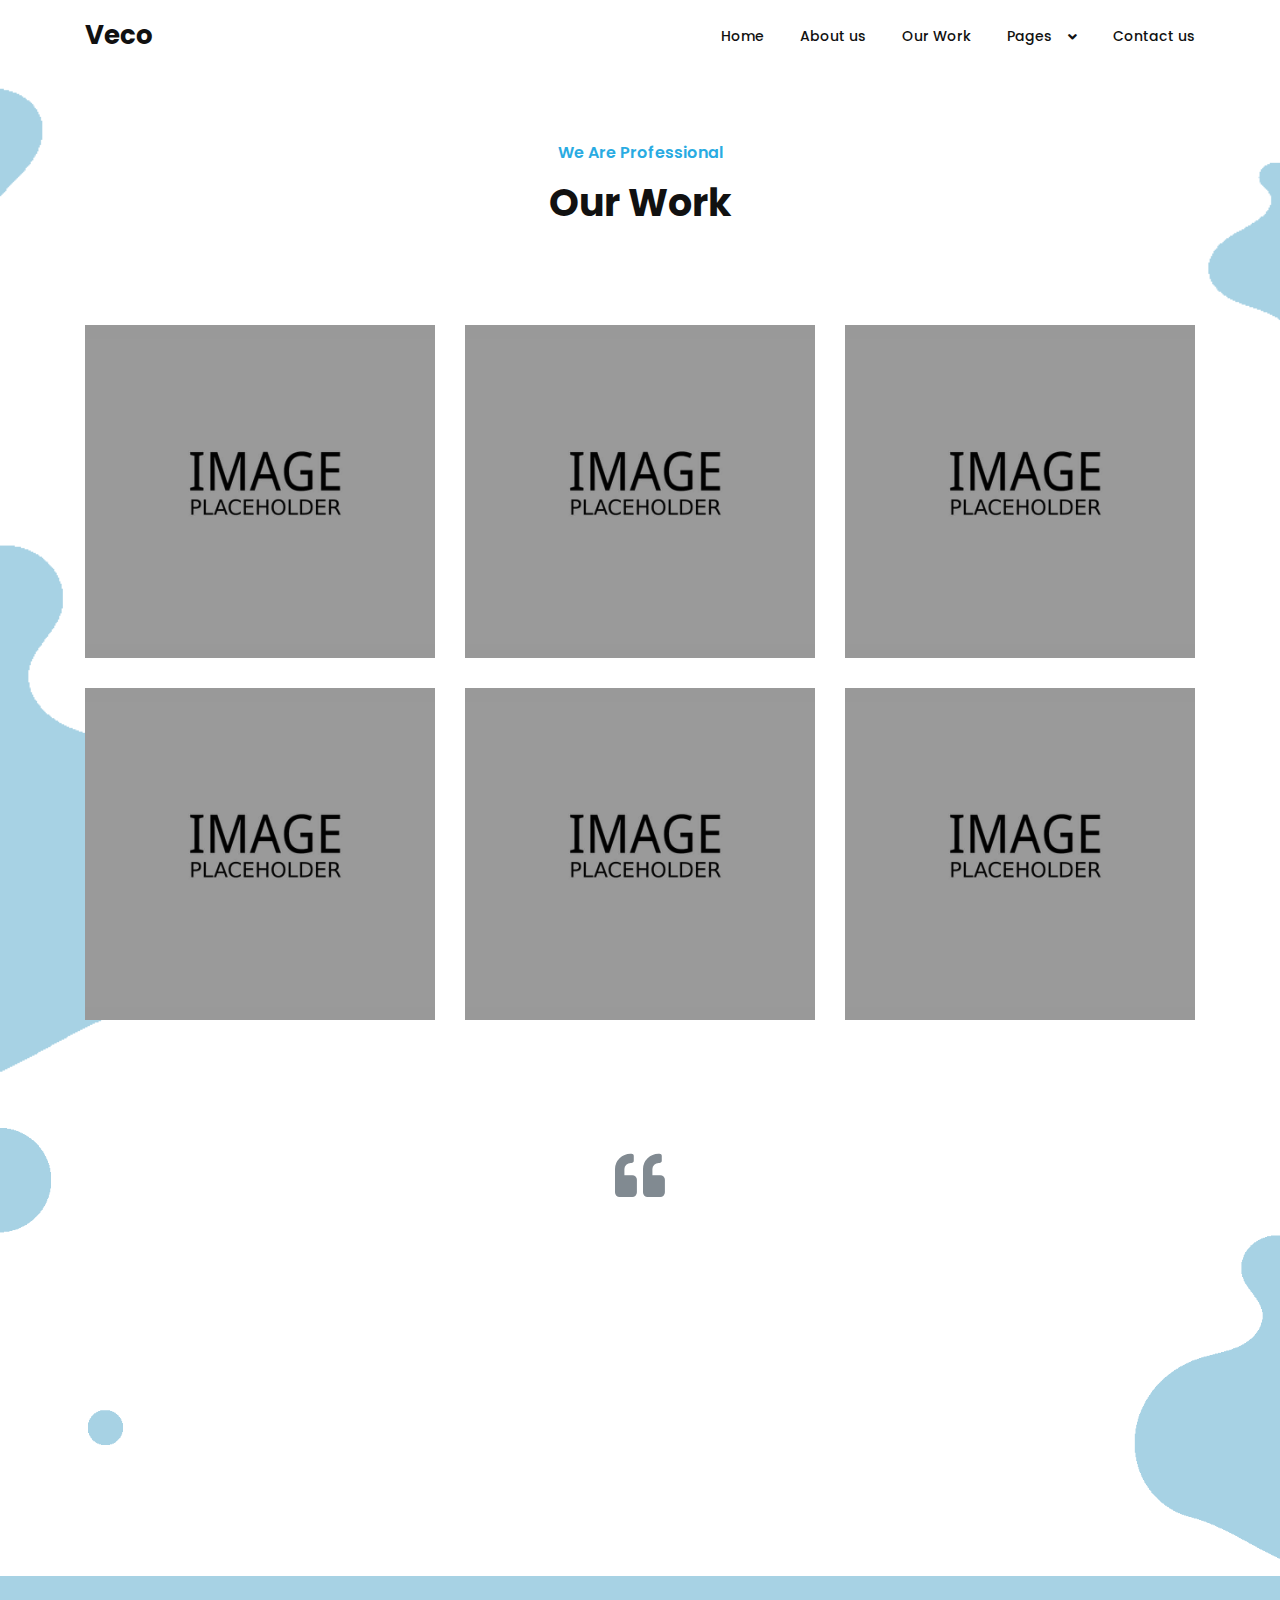
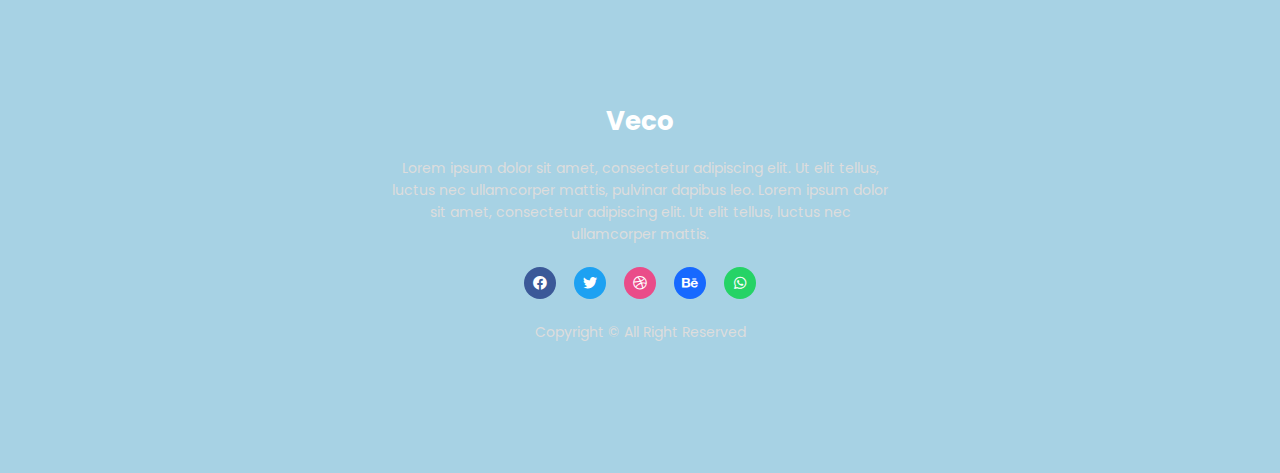
<file: our-work.html>
<!DOCTYPE html>
<html lang="zxx">
	<head>
		<meta charset="UTF-8">
		<meta name="viewport" content="width=device-width, initial-scale=1.0">
		<title>Independent Business Solutions - One-stop shop for your business</title>
		<link rel="shortcut icon" href="img/favicon.png">
		<link rel="stylesheet" href="css/fontawesome.min.css">
		<link rel="stylesheet" href="css/bootstrap.min.css">
		<link rel="stylesheet" href="css/animate.css">
		<link rel="stylesheet" href="css/bootstrap-dropdownhover.min.css">
		<link rel="stylesheet" href="css/aos.css">
		<link rel="stylesheet" href="css/lightbox.min.css">
		<link rel="stylesheet" href="css/style.css">
	</head>
	<body>
		
		<!-- header pages -->
		<div class="header-pages">
			<div class="navbar navbar-expand-md">
				<div class="container">
					<a href="index.html" class="navbar-brand"><h2>Veco</h2></a>
					<button class="navbar-toggler" type="button" data-toggle="collapse" data-target="#navbarNav" aria-controls="navbarNav" aria-expanded="false" aria-label="Toggle navigation">
					<i class="fas fa-align-justify"></i>
					</button>
					<div class="collapse navbar-collapse" id="navbarNav">
						<ul class="navbar-nav ml-auto">
							<li class="nav-item active">
								<a class="nav-link" href="index.html">Home <span class="sr-only">(current)</span></a>
							</li>
							<li class="nav-item">
								<a class="nav-link" href="about-us.html">About us</a>
							</li>
							<li class="nav-item">
								<a class="nav-link" href="our-work.html">Our Work</a>
							</li>
							<li class="nav-item dropdown">
								<a class="nav-link dropdown-toggle" href="#" data-toggle="dropdown">Pages <i class="fa fa-angle-down"></i></a>
								<ul class="dropdown-menu fade-up">
									<li><a href="services.html">Services</a></li>
									<li><a href="features.html">Features</a></li>
									<li><a href="pricing.html">Pricing</a></li>
									<li><a href="404.html">404</a></li>
									<li><a href="testimonial.html">Testimonial</a></li>
									<li><a href="faq.html">Faq</a></li>
								</ul>
							</li>
							<li class="nav-item">
								<a class="nav-link" href="contact-us.html">Contact us</a>
							</li>
						</ul>
					</div>
				</div>
			</div>
			<div class="pages-title">
				<div class="container">
					<span>We Are Professional</span>
					<h2>Our Work</h2>
				</div>
			</div>
		</div>
		<!-- end header pages -->


		<!-- our work -->
		<div class="our-work">
			<div class="container">
				<div class="row">
					<div class="col-md-4 col-work">
						<div class="entry">
							<a href="img/our-work1.png" data-lightbox="image-1">
								<img src="img/our-work1.png" alt="">
							</a>
						</div>
					</div>
					<div class="col-md-4 col-work">
						<div class="entry">
							<a href="img/our-work2.png" data-lightbox="image-1">
								<img src="img/our-work2.png" alt="">
							</a>
						</div>
					</div>
					<div class="col-md-4 col-work">
						<div class="entry">
							<a href="img/our-work3.png" data-lightbox="image-1">
								<img src="img/our-work3.png" alt="">
							</a>
						</div>
					</div>
					<div class="col-md-4 col-work">
						<div class="entry">
							<a href="img/our-work4.png" data-lightbox="image-1">
								<img src="img/our-work4.png" alt="">
							</a>
						</div>
					</div>
					<div class="col-md-4 col-work">
						<div class="entry">
							<a href="img/our-work5.png" data-lightbox="image-1">
								<img src="img/our-work5.png" alt="">
							</a>
						</div>
					</div>
					<div class="col-md-4 col-work">
						<div class="entry">
							<a href="img/our-work6.png" data-lightbox="image-1">
								<img src="img/our-work6.png" alt="">
							</a>
						</div>
					</div>
				</div>
			</div>
		</div>
		<!-- end our work -->


		<!-- testimonial -->
		<div class="testimonial-work">
			<div class="container">
				<div class="title-section">
					<i class="fas fa-quote-left"></i>
				</div>
				<div class="row">
					<div class="col-md-4">
						<div class="entry" data-aos="zoom-in" data-aos-duration="2000">
							<p>Lorem ipsum dolor sit consectetur adipiscing elit. Ut elit tellus, luctus nec ullamcorper</p>
							<ul>
								<li><i class="fa fa-star"></i></li>
								<li><i class="fa fa-star"></i></li>
								<li><i class="fa fa-star"></i></li>
								<li><i class="fa fa-star"></i></li>
								<li><i class="fa fa-star"></i></li>
							</ul>
							<h5>John Doe</h5>
						</div>
					</div>
					<div class="col-md-4">
						<div class="entry" data-aos="zoom-in" data-aos-duration="2000">
							<p>Lorem ipsum dolor sit consectetur adipiscing elit. Ut elit tellus, luctus nec ullamcorper</p>
							<ul>
								<li><i class="fa fa-star"></i></li>
								<li><i class="fa fa-star"></i></li>
								<li><i class="fa fa-star"></i></li>
								<li><i class="fa fa-star"></i></li>
								<li><i class="fa fa-star"></i></li>
							</ul>
							<h5>Konate</h5>
						</div>
					</div>
					<div class="col-md-4">
						<div class="entry" data-aos="zoom-in" data-aos-duration="2000">
							<p>Lorem ipsum dolor sit consectetur adipiscing elit. Ut elit tellus, luctus nec ullamcorper</p>
							<ul>
								<li><i class="fa fa-star"></i></li>
								<li><i class="fa fa-star"></i></li>
								<li><i class="fa fa-star"></i></li>
								<li><i class="fa fa-star"></i></li>
								<li><i class="fa fa-star"></i></li>
							</ul>
							<h5>Konate</h5>
						</div>
					</div>
				</div>
			</div>
		</div>
		<!-- end testimonial -->
		
		<!-- footer -->
		<footer>
			<div class="container">
				<h2>Veco</h2>
				<p>Lorem ipsum dolor sit amet, consectetur adipiscing elit. Ut elit tellus, luctus nec ullamcorper mattis, pulvinar dapibus leo. Lorem ipsum dolor sit amet, consectetur adipiscing elit. Ut elit tellus, luctus nec ullamcorper mattis.</p>
				<ul>
					<li><a href=""><i class="fab fa-facebook"></i></a></li>
					<li><a href=""><i class="fab fa-twitter"></i></a></li>
					<li><a href=""><i class="fab fa-dribbble"></i></a></li>
					<li><a href=""><i class="fab fa-behance"></i></a></li>
					<li><a href=""><i class="fab fa-whatsapp"></i></a></li>
				</ul>
				<h6>Copyright © All Right Reserved</h6>
			</div>
		</footer>
		<!-- end footer -->

		<!-- script -->
		<script src="js/jquery.min.js"></script>
		<script src="js/bootstrap.min.js"></script>
		<script src="js/fontawesome.js"></script>
		<script src="js/bootstrap-dropdownhover.min.js"></script>
		<script src="js/aos.js"></script>
		<script src="js/lightbox.min.js"></script>
		<script src="js/custom.js"></script>
	</body>
</html>
</file>
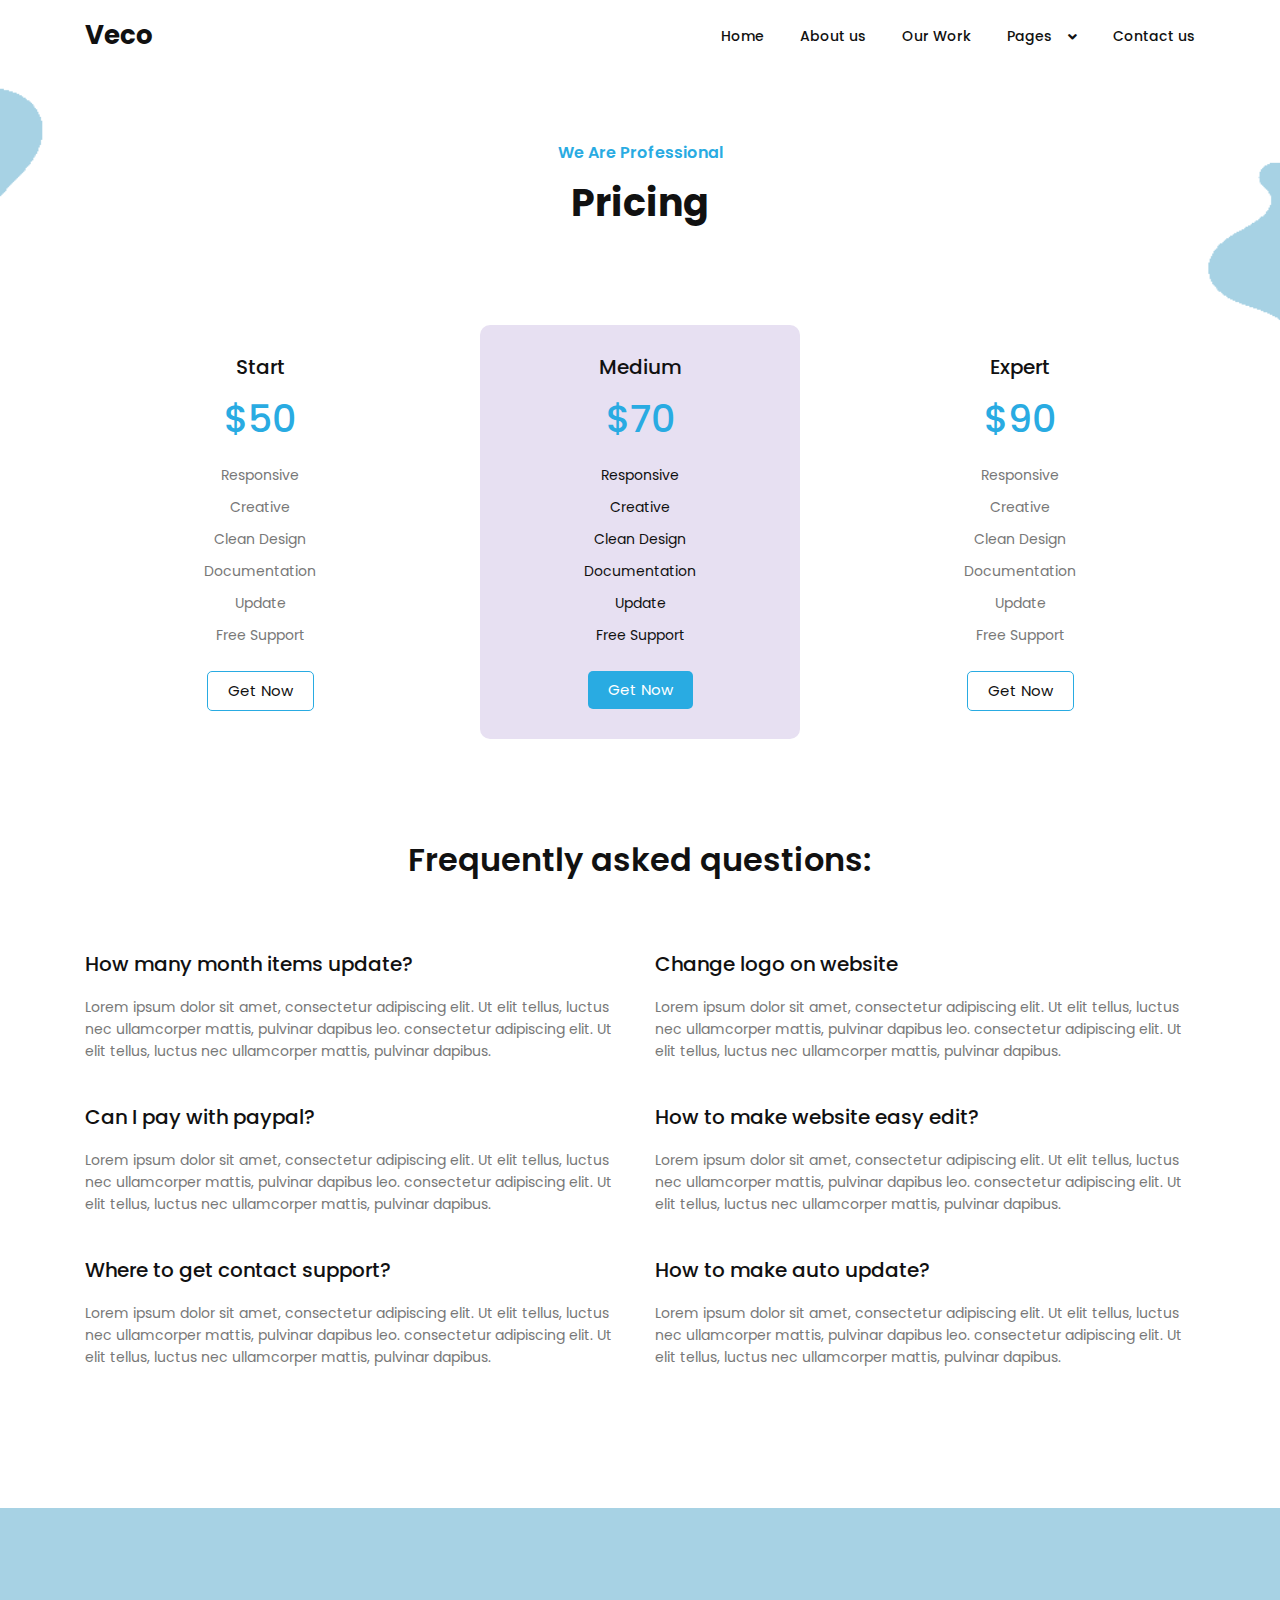
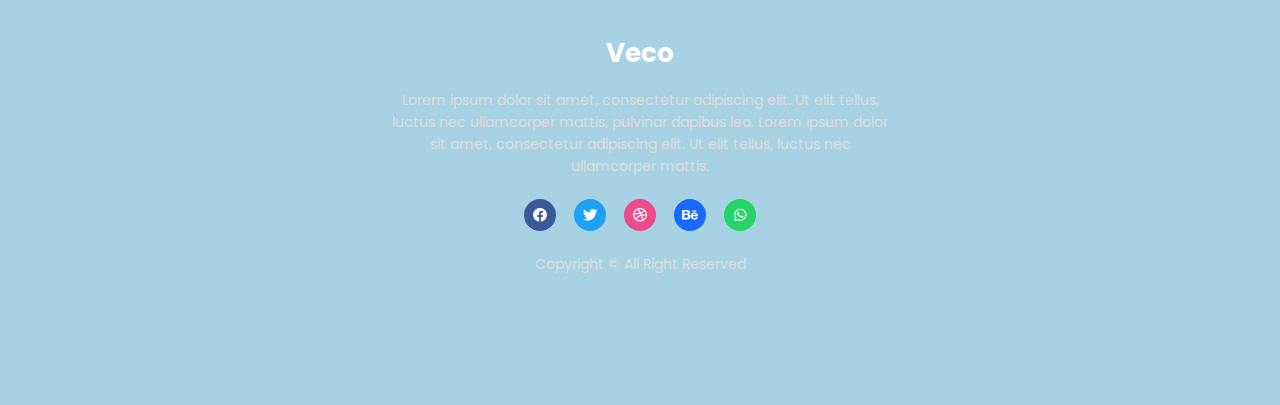
<file: pricing.html>
<!DOCTYPE html>
<html lang="zxx">
	<head>
		<meta charset="UTF-8">
		<meta name="viewport" content="width=device-width, initial-scale=1.0">
		<title>Independent Business Solutions - One-stop shop for your business</title>
		<link rel="shortcut icon" href="img/favicon.png">
		<link rel="stylesheet" href="css/fontawesome.min.css">
		<link rel="stylesheet" href="css/bootstrap.min.css">
		<link rel="stylesheet" href="css/animate.css">
		<link rel="stylesheet" href="css/bootstrap-dropdownhover.min.css">
		<link rel="stylesheet" href="css/aos.css">
		<link rel="stylesheet" href="css/style.css">
	</head>
	<body>
		
		<!-- header pages -->
		<div class="header-pages">
			<div class="navbar navbar-expand-md">
				<div class="container">
					<a href="index.html" class="navbar-brand"><h2>Veco</h2></a>
					<button class="navbar-toggler" type="button" data-toggle="collapse" data-target="#navbarNav" aria-controls="navbarNav" aria-expanded="false" aria-label="Toggle navigation">
					<i class="fas fa-align-justify"></i>
					</button>
					<div class="collapse navbar-collapse" id="navbarNav">
						<ul class="navbar-nav ml-auto">
							<li class="nav-item active">
								<a class="nav-link" href="index.html">Home <span class="sr-only">(current)</span></a>
							</li>
							<li class="nav-item">
								<a class="nav-link" href="about-us.html">About us</a>
							</li>
							<li class="nav-item">
								<a class="nav-link" href="our-work.html">Our Work</a>
							</li>
							<li class="nav-item dropdown">
								<a class="nav-link dropdown-toggle" href="#" data-toggle="dropdown">Pages <i class="fa fa-angle-down"></i></a>
								<ul class="dropdown-menu fade-up">
									<li><a href="services.html">Services</a></li>
									<li><a href="features.html">Features</a></li>
									<li><a href="pricing.html">Pricing</a></li>
									<li><a href="404.html">404</a></li>
									<li><a href="testimonial.html">Testimonial</a></li>
									<li><a href="faq.html">Faq</a></li>
								</ul>
							</li>
							<li class="nav-item">
								<a class="nav-link" href="contact-us.html">Contact us</a>
							</li>
						</ul>
					</div>
				</div>
			</div>
			<div class="pages-title">
				<div class="container">
					<span>We Are Professional</span>
					<h2>Pricing</h2>
				</div>
			</div>
		</div>
		<!-- end header pages -->
		
		<!-- pricing -->
		<div class="pricing pricing-pages">
			<div class="container">
				<div class="row">
					<div class="col-md-4">
						<div class="entry">
							<h5>Start</h5>
							<h3>$50</h3>
							<ul>
								<li><span>Responsive</span></li>
								<li><span>Creative</span></li>
								<li><span>Clean Design</span></li>
								<li><span>Documentation</span></li>
								<li><span>Update</span></li>
								<li><span>Free Support</span></li>
							</ul>
							<button class="button pricing-button">Get Now</button>
						</div>
					</div>
					<div class="col-md-4">
						<div class="entry entry-center" data-aos="fade-up">
							<h5>Medium</h5>
							<h3>$70</h3>
							<ul>
								<li><span>Responsive</span></li>
								<li><span>Creative</span></li>
								<li><span>Clean Design</span></li>
								<li><span>Documentation</span></li>
								<li><span>Update</span></li>
								<li><span>Free Support</span></li>
							</ul>
							<button class="button">Get Now</button>
						</div>
					</div>
					<div class="col-md-4">
						<div class="entry">
							<h5>Expert</h5>
							<h3>$90</h3>
							<ul>
								<li><span>Responsive</span></li>
								<li><span>Creative</span></li>
								<li><span>Clean Design</span></li>
								<li><span>Documentation</span></li>
								<li><span>Update</span></li>
								<li><span>Free Support</span></li>
							</ul>
							<button class="button pricing-button">Get Now</button>
						</div>
					</div>
				</div>
			</div>
		</div>
		<!-- end pricing -->
		<!-- faq -->
		<div class="faq">
			<div class="container">
				<div class="title-section">
					<h2>Frequently asked questions:</h2>
				</div>
				<div class="row">
					<div class="col-md-6">
						<div class="entry">
							<h5>How many month items update?</h5>
							<p>Lorem ipsum dolor sit amet, consectetur adipiscing elit. Ut elit tellus, luctus nec ullamcorper mattis, pulvinar dapibus leo. consectetur adipiscing elit. Ut elit tellus, luctus nec ullamcorper mattis, pulvinar dapibus.</p>
						</div>
					</div>
					<div class="col-md-6">
						<div class="entry">
							<h5>
							Change logo on website
							</h5>
							<p>Lorem ipsum dolor sit amet, consectetur adipiscing elit. Ut elit tellus, luctus nec ullamcorper mattis, pulvinar dapibus leo. consectetur adipiscing elit. Ut elit tellus, luctus nec ullamcorper mattis, pulvinar dapibus.</p>
						</div>
					</div>
					<div class="col-md-6">
						<div class="entry">
							<h5>
							Can I pay with paypal?
							</h5>
							<p>Lorem ipsum dolor sit amet, consectetur adipiscing elit. Ut elit tellus, luctus nec ullamcorper mattis, pulvinar dapibus leo. consectetur adipiscing elit. Ut elit tellus, luctus nec ullamcorper mattis, pulvinar dapibus.</p>
						</div>
					</div>
					<div class="col-md-6">
						<div class="entry">
							<h5>
							How to make website easy edit?
							</h5>
							<p>Lorem ipsum dolor sit amet, consectetur adipiscing elit. Ut elit tellus, luctus nec ullamcorper mattis, pulvinar dapibus leo. consectetur adipiscing elit. Ut elit tellus, luctus nec ullamcorper mattis, pulvinar dapibus.</p>
						</div>
					</div>
					<div class="col-md-6">
						<div class="entry">
							<h5>
							Where to get contact support?
							</h5>
							<p>Lorem ipsum dolor sit amet, consectetur adipiscing elit. Ut elit tellus, luctus nec ullamcorper mattis, pulvinar dapibus leo. consectetur adipiscing elit. Ut elit tellus, luctus nec ullamcorper mattis, pulvinar dapibus.</p>
						</div>
					</div>
					<div class="col-md-6">
						<div class="entry">
							<h5>
							How to make auto update?
							</h5>
							<p>Lorem ipsum dolor sit amet, consectetur adipiscing elit. Ut elit tellus, luctus nec ullamcorper mattis, pulvinar dapibus leo. consectetur adipiscing elit. Ut elit tellus, luctus nec ullamcorper mattis, pulvinar dapibus.</p>
						</div>
					</div>
				</div>
			</div>
		</div>
		<!-- end faq -->
		
		<!-- footer -->
		<footer>
			<div class="container">
				<h2>Veco</h2>
				<p>Lorem ipsum dolor sit amet, consectetur adipiscing elit. Ut elit tellus, luctus nec ullamcorper mattis, pulvinar dapibus leo. Lorem ipsum dolor sit amet, consectetur adipiscing elit. Ut elit tellus, luctus nec ullamcorper mattis.</p>
				<ul>
					<li><a href=""><i class="fab fa-facebook"></i></a></li>
					<li><a href=""><i class="fab fa-twitter"></i></a></li>
					<li><a href=""><i class="fab fa-dribbble"></i></a></li>
					<li><a href=""><i class="fab fa-behance"></i></a></li>
					<li><a href=""><i class="fab fa-whatsapp"></i></a></li>
				</ul>
				<h6>Copyright © All Right Reserved</h6>
			</div>
		</footer>
		<!-- end footer -->
		<!-- script -->
		<script src="js/jquery.min.js"></script>
		<script src="js/bootstrap.min.js"></script>
		<script src="js/fontawesome.js"></script>
		<script src="js/bootstrap-dropdownhover.min.js"></script>
		<script src="js/aos.js"></script>
		<script src="js/custom.js"></script>
	</body>
</html>
</file>
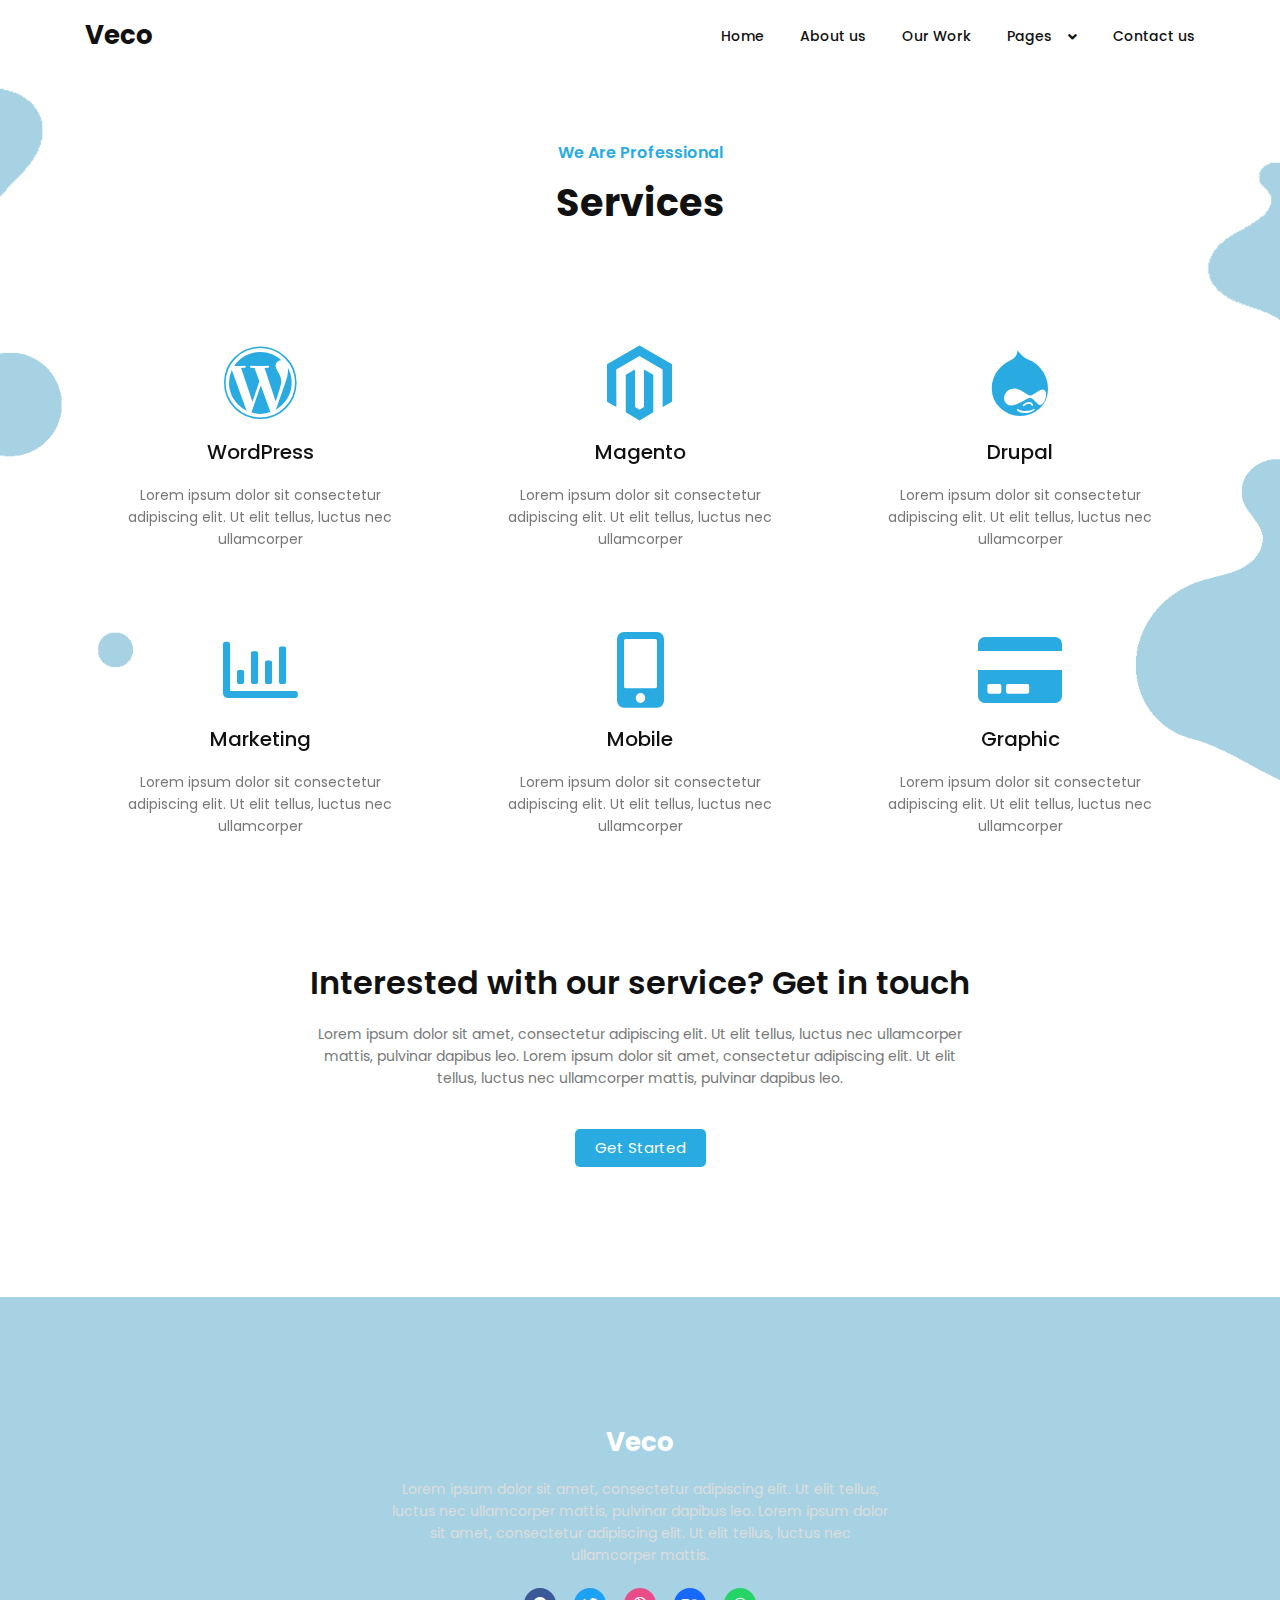
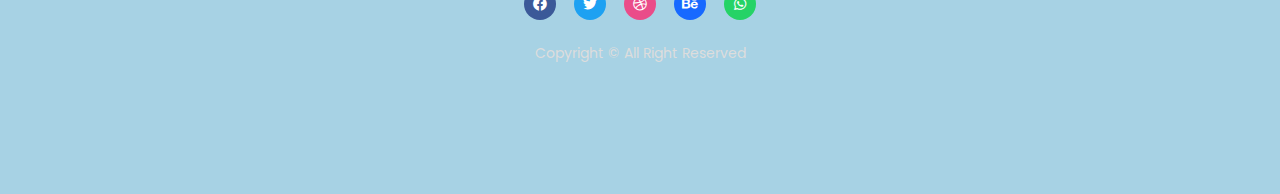
<file: services.html>
<!DOCTYPE html>
<html lang="zxx">
	<head>
		<meta charset="UTF-8">
		<meta name="viewport" content="width=device-width, initial-scale=1.0">
		<title>Independent Business Solutions - One-stop shop for your business</title>
		<link rel="shortcut icon" href="img/favicon.png">
		<link rel="stylesheet" href="css/fontawesome.min.css">
		<link rel="stylesheet" href="css/bootstrap.min.css">
		<link rel="stylesheet" href="css/animate.css">
		<link rel="stylesheet" href="css/bootstrap-dropdownhover.min.css">
		<link rel="stylesheet" href="css/aos.css">
		<link rel="stylesheet" href="css/lightbox.min.css">
		<link rel="stylesheet" href="css/style.css">
	</head>
	<body>
		
		<!-- header pages -->
		<div class="header-pages">
			<div class="navbar navbar-expand-md">
				<div class="container">
					<a href="index.html" class="navbar-brand"><h2>Veco</h2></a>
					<button class="navbar-toggler" type="button" data-toggle="collapse" data-target="#navbarNav" aria-controls="navbarNav" aria-expanded="false" aria-label="Toggle navigation">
					<i class="fas fa-align-justify"></i>
					</button>
					<div class="collapse navbar-collapse" id="navbarNav">
						<ul class="navbar-nav ml-auto">
							<li class="nav-item active">
								<a class="nav-link" href="index.html">Home <span class="sr-only">(current)</span></a>
							</li>
							<li class="nav-item">
								<a class="nav-link" href="about-us.html">About us</a>
							</li>
							<li class="nav-item">
								<a class="nav-link" href="our-work.html">Our Work</a>
							</li>
							<li class="nav-item dropdown">
								<a class="nav-link dropdown-toggle" href="#" data-toggle="dropdown">Pages <i class="fa fa-angle-down"></i></a>
								<ul class="dropdown-menu fade-up">
									<li><a href="services.html">Services</a></li>
									<li><a href="features.html">Features</a></li>
									<li><a href="pricing.html">Pricing</a></li>
									<li><a href="404.html">404</a></li>
									<li><a href="testimonial.html">Testimonial</a></li>
									<li><a href="faq.html">Faq</a></li>
								</ul>
							</li>
							<li class="nav-item">
								<a class="nav-link" href="contact-us.html">Contact us</a>
							</li>
						</ul>
					</div>
				</div>
			</div>
			<div class="pages-title">
				<div class="container">
					<span>We Are Professional</span>
					<h2>Services</h2>
				</div>
			</div>
		</div>
		<!-- end header pages -->


		<!-- services -->
		<div class="services services-page">
			<div class="container">
				<div class="row first-row">
					<div class="col-md-4">
						<div class="entry" data-aos="zoom-in">
							<i class="fab fa-wordpress"></i>
							<h5>WordPress</h5>
							<p>Lorem ipsum dolor sit consectetur adipiscing elit. Ut elit tellus, luctus nec ullamcorper</p>
						</div>
					</div>
					<div class="col-md-4">
						<div class="entry" data-aos="zoom-in" data-aos-duration="1500">
							<i class="fab fa-magento"></i>
							<h5>Magento</h5>
							<p>Lorem ipsum dolor sit consectetur adipiscing elit. Ut elit tellus, luctus nec ullamcorper</p>
						</div>
					</div>
					<div class="col-md-4">
						<div class="entry" data-aos="zoom-in" data-aos-duration="1500">
							<i class="fab fa-drupal"></i>
							<h5>Drupal</h5>
							<p>Lorem ipsum dolor sit consectetur adipiscing elit. Ut elit tellus, luctus nec ullamcorper</p>
						</div>
					</div>
				</div>
				<div class="row">
					<div class="col-md-4">
						<div class="entry" data-aos="zoom-in" data-aos-duration="2000">
							<i class="far fa-chart-bar"></i>
							<h5>Marketing</h5>
							<p>Lorem ipsum dolor sit consectetur adipiscing elit. Ut elit tellus, luctus nec ullamcorper</p>
						</div>
					</div>
					<div class="col-md-4">
						<div class="entry" data-aos="zoom-in" data-aos-duration="2500">
							<i class="fas fa-mobile-alt"></i>
							<h5>Mobile</h5>
							<p>Lorem ipsum dolor sit consectetur adipiscing elit. Ut elit tellus, luctus nec ullamcorper</p>
						</div>
					</div>
					<div class="col-md-4">
						<div class="entry" data-aos="zoom-in" data-aos-duration="3000">
							<i class="fas fa-credit-card"></i>
							<h5>Graphic</h5>
							<p>Lorem ipsum dolor sit consectetur adipiscing elit. Ut elit tellus, luctus nec ullamcorper</p>
						</div>
					</div>
				</div>
			</div>
		</div>
		<!-- end services -->

		<!-- call to action -->
		<div class="call-action">
			<div class="container">
				<h2>Interested with our service? Get in touch</h2>
				<p>Lorem ipsum dolor sit amet, consectetur adipiscing elit. Ut elit tellus, luctus nec ullamcorper mattis, pulvinar dapibus leo. Lorem ipsum dolor sit amet, consectetur adipiscing elit. Ut elit tellus, luctus nec ullamcorper mattis, pulvinar dapibus leo.</p>
				<button class="button">Get Started</button>
			</div>
		</div>
		<!-- end call to action -->
		
		<!-- footer -->
		<footer>
			<div class="container">
				<h2>Veco</h2>
				<p>Lorem ipsum dolor sit amet, consectetur adipiscing elit. Ut elit tellus, luctus nec ullamcorper mattis, pulvinar dapibus leo. Lorem ipsum dolor sit amet, consectetur adipiscing elit. Ut elit tellus, luctus nec ullamcorper mattis.</p>
				<ul>
					<li><a href=""><i class="fab fa-facebook"></i></a></li>
					<li><a href=""><i class="fab fa-twitter"></i></a></li>
					<li><a href=""><i class="fab fa-dribbble"></i></a></li>
					<li><a href=""><i class="fab fa-behance"></i></a></li>
					<li><a href=""><i class="fab fa-whatsapp"></i></a></li>
				</ul>
				<h6>Copyright © All Right Reserved</h6>
			</div>
		</footer>
		<!-- end footer -->

		<!-- script -->
		<script src="js/jquery.min.js"></script>
		<script src="js/bootstrap.min.js"></script>
		<script src="js/fontawesome.js"></script>
		<script src="js/bootstrap-dropdownhover.min.js"></script>
		<script src="js/aos.js"></script>
		<script src="js/lightbox.min.js"></script>
		<script src="js/custom.js"></script>
	</body>
</html>
</file>
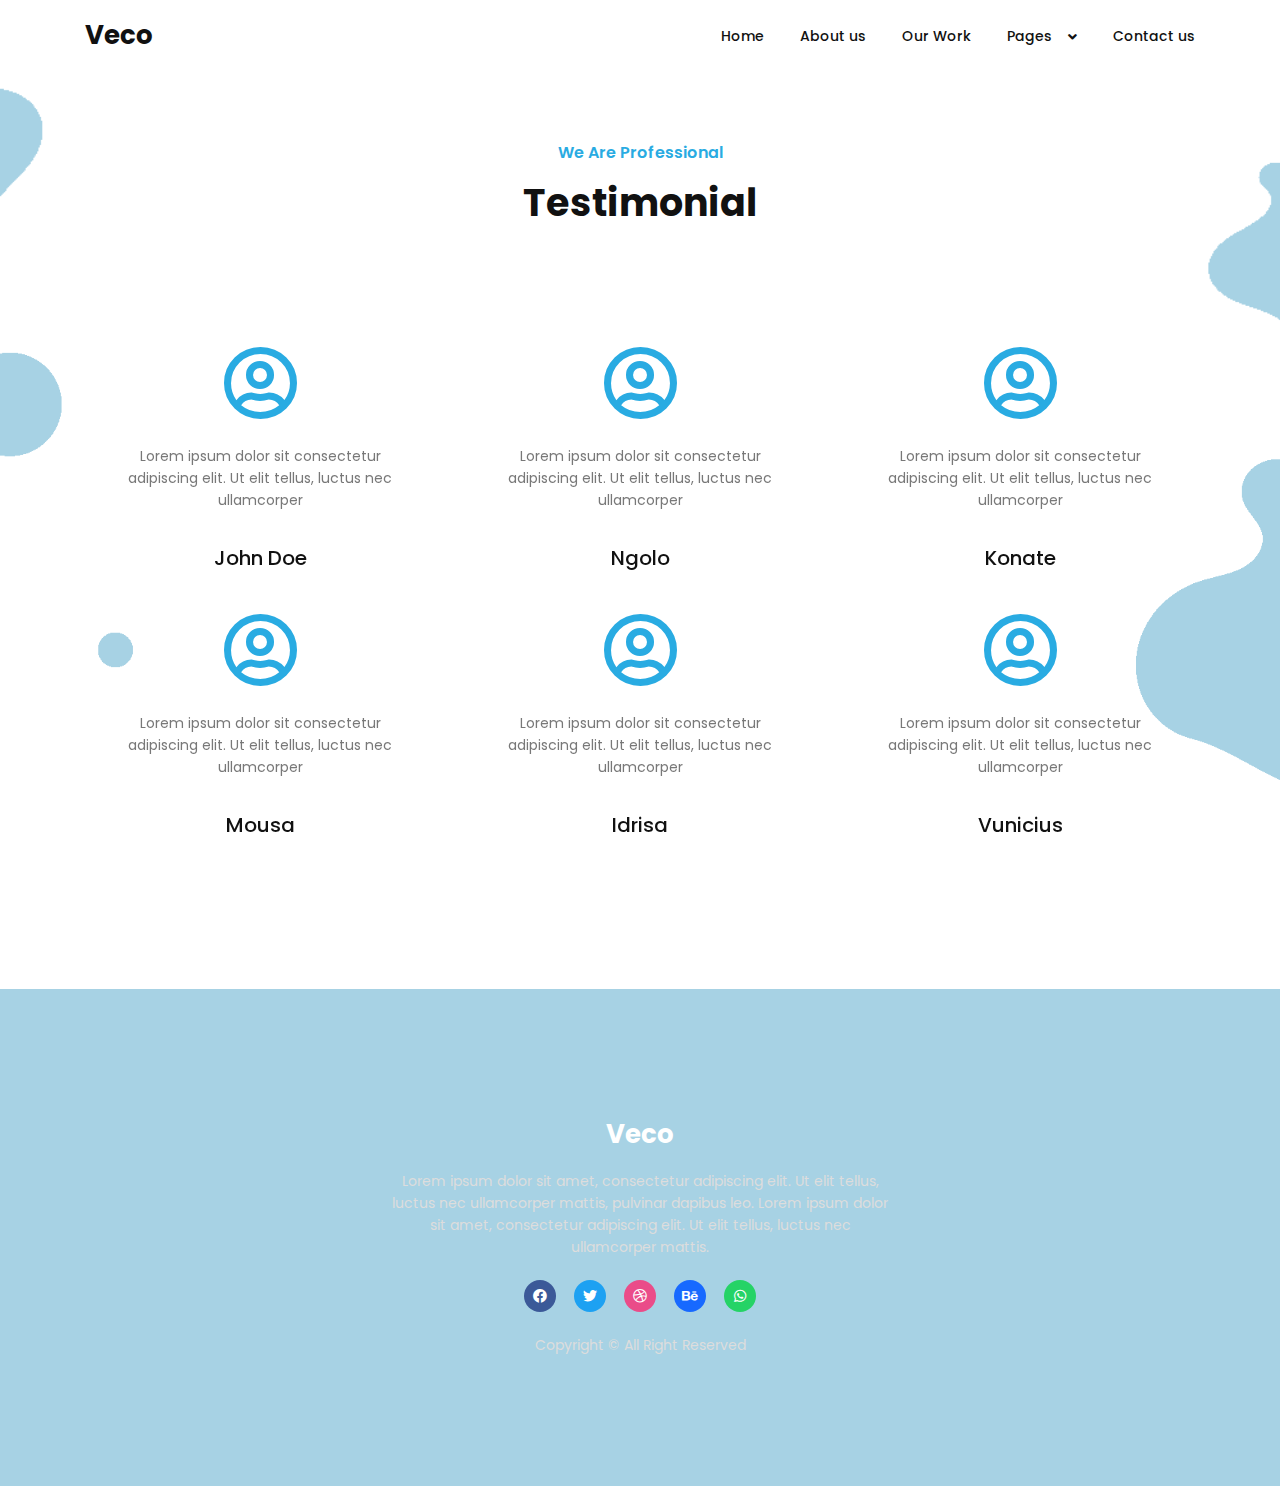
<file: testimonial.html>
<!DOCTYPE html>
<html lang="zxx">
	<head>
		<meta charset="UTF-8">
		<meta name="viewport" content="width=device-width, initial-scale=1.0">
		<title>Independent Business Solutions - One-stop shop for your business</title>
		<link rel="shortcut icon" href="img/favicon.png">
		<link rel="stylesheet" href="css/fontawesome.min.css">
		<link rel="stylesheet" href="css/bootstrap.min.css">
		<link rel="stylesheet" href="css/animate.css">
		<link rel="stylesheet" href="css/bootstrap-dropdownhover.min.css">
		<link rel="stylesheet" href="css/aos.css">
		<link rel="stylesheet" href="css/lightbox.min.css">
		<link rel="stylesheet" href="css/style.css">
	</head>
	<body>
		
		<!-- header pages -->
		<div class="header-pages">
			<div class="navbar navbar-expand-md">
				<div class="container">
					<a href="index.html" class="navbar-brand"><h2>Veco</h2></a>
					<button class="navbar-toggler" type="button" data-toggle="collapse" data-target="#navbarNav" aria-controls="navbarNav" aria-expanded="false" aria-label="Toggle navigation">
					<i class="fas fa-align-justify"></i>
					</button>
					<div class="collapse navbar-collapse" id="navbarNav">
						<ul class="navbar-nav ml-auto">
							<li class="nav-item active">
								<a class="nav-link" href="index.html">Home <span class="sr-only">(current)</span></a>
							</li>
							<li class="nav-item">
								<a class="nav-link" href="about-us.html">About us</a>
							</li>
							<li class="nav-item">
								<a class="nav-link" href="our-work.html">Our Work</a>
							</li>
							<li class="nav-item dropdown">
								<a class="nav-link dropdown-toggle" href="#" data-toggle="dropdown">Pages <i class="fa fa-angle-down"></i></a>
								<ul class="dropdown-menu fade-up">
									<li><a href="services.html">Services</a></li>
									<li><a href="features.html">Features</a></li>
									<li><a href="pricing.html">Pricing</a></li>
									<li><a href="404.html">404</a></li>
									<li><a href="testimonial.html">Testimonial</a></li>
									<li><a href="faq.html">Faq</a></li>
								</ul>
							</li>
							<li class="nav-item">
								<a class="nav-link" href="contact-us.html">Contact us</a>
							</li>
						</ul>
					</div>
				</div>
			</div>
			<div class="pages-title">
				<div class="container">
					<span>We Are Professional</span>
					<h2>Testimonial</h2>
				</div>
			</div>
		</div>
		<!-- end header pages -->


		<!-- testimonial -->
		<div class="testimonial">
			<div class="container">
				<div class="row">
					<div class="col-md-4">
						<div class="entry" data-aos="zoom-in" data-aos-duration="2000">
							<i class="far fa-user-circle"></i>
							<p>Lorem ipsum dolor sit consectetur adipiscing elit. Ut elit tellus, luctus nec ullamcorper</p>
							<h5>John Doe</h5>
						</div>
					</div>
					<div class="col-md-4">
						<div class="entry" data-aos="zoom-in" data-aos-duration="2000">
							<i class="far fa-user-circle"></i>
							<p>Lorem ipsum dolor sit consectetur adipiscing elit. Ut elit tellus, luctus nec ullamcorper</p>
							<h5>Ngolo</h5>
						</div>
					</div>
					<div class="col-md-4">
						<div class="entry" data-aos="zoom-in" data-aos-duration="2000">
							<i class="far fa-user-circle"></i>
							<p>Lorem ipsum dolor sit consectetur adipiscing elit. Ut elit tellus, luctus nec ullamcorper</p>
							<h5>Konate</h5>
						</div>
					</div>
					<div class="col-md-4">
						<div class="entry" data-aos="zoom-in" data-aos-duration="2000">
							<i class="far fa-user-circle"></i>
							<p>Lorem ipsum dolor sit consectetur adipiscing elit. Ut elit tellus, luctus nec ullamcorper</p>
							<h5>Mousa</h5>
						</div>
					</div>
					<div class="col-md-4">
						<div class="entry" data-aos="zoom-in" data-aos-duration="2000">
							<i class="far fa-user-circle"></i>
							<p>Lorem ipsum dolor sit consectetur adipiscing elit. Ut elit tellus, luctus nec ullamcorper</p>
							<h5>Idrisa</h5>
						</div>
					</div>
					<div class="col-md-4">
						<div class="entry" data-aos="zoom-in" data-aos-duration="2000">
							<i class="far fa-user-circle"></i>
							<p>Lorem ipsum dolor sit consectetur adipiscing elit. Ut elit tellus, luctus nec ullamcorper</p>
							<h5>Vunicius</h5>
						</div>
					</div>
				</div>
			</div>
		</div>
		<!-- end testimonial -->
		
		<!-- footer -->
		<footer>
			<div class="container">
				<h2>Veco</h2>
				<p>Lorem ipsum dolor sit amet, consectetur adipiscing elit. Ut elit tellus, luctus nec ullamcorper mattis, pulvinar dapibus leo. Lorem ipsum dolor sit amet, consectetur adipiscing elit. Ut elit tellus, luctus nec ullamcorper mattis.</p>
				<ul>
					<li><a href=""><i class="fab fa-facebook"></i></a></li>
					<li><a href=""><i class="fab fa-twitter"></i></a></li>
					<li><a href=""><i class="fab fa-dribbble"></i></a></li>
					<li><a href=""><i class="fab fa-behance"></i></a></li>
					<li><a href=""><i class="fab fa-whatsapp"></i></a></li>
				</ul>
				<h6>Copyright © All Right Reserved</h6>
			</div>
		</footer>
		<!-- end footer -->

		<!-- script -->
		<script src="js/jquery.min.js"></script>
		<script src="js/bootstrap.min.js"></script>
		<script src="js/fontawesome.js"></script>
		<script src="js/bootstrap-dropdownhover.min.js"></script>
		<script src="js/aos.js"></script>
		<script src="js/lightbox.min.js"></script>
		<script src="js/custom.js"></script>
	</body>
</html>
</file>
<file: css/style.css>
/*
Name : Veco - Creative Agency HTML Template
Author : Rabonadev
Author URL : https://themeforest.net/user/rabonadev
*/

/*===================
    Table of contents:
    - Import Fonts
    - General
    - Button
    - Navbar
    - Header Intro
    - Header Pages
    - Title Section
    - Services
    - About us
    - Counter
    - Pricing
    - Why us
    - Our Work
    - Testimonial
    - Call Action
    - Features
    - Faq
    - 404
    - Contact us
    - Footer
    - Responsive
    
===================*/

/*===================
    import fonts
===================*/
@import url("https://fonts.googleapis.com/css?family=Poppins:400,500,600,700,800,900");

/*===================
    general
===================*/
*, *:before, *:after {
    -webkit-box-sizing: border-box;
    -moz-box-sizing: border-box;
    box-sizing: border-box;
}

body {
    margin: 0;
    padding: 0;
    background: #fff;
    color: #787878;
    font-size: 14px;
    font-family: 'Poppins', sans-serif;
    line-height: 22px;
}

body::-webkit-scrollbar {
    display: none;
}

h1, h2, h3, h4, h5, h6 {
    padding: 0;
    margin: 0;
    color: #232323;
}

h1 {
    font-size: 34px;
    font-weight: 700;
}

h2 {
    font-size: 32px;
    font-weight: 600;
}

h3 {
    font-size: 28px;
}

h4 {
    font-size: 24px;
}

h5 {
    font-size: 20px;
    font-weight: 500;
}

h6 {
    font-size: 15px;
}

h1, h2, h3, h4, h5, h6 {
    color: #111;
}

a {
    color: #111;
}

p {
    margin-top: 0;
    margin-bottom: 20px;
}

img {
    width: 100%;
}

ul {
    padding: 0;
    margin: 0;
}

li {
    list-style: none;
}

.section {
    padding: 55px 0 75px 0;
}

.center {
    margin: auto;
    width: 100%;
    text-align: center;
}

/*===================
    button
===================*/
.button {
    background: #29ABE2;
    border: 0;
    color: #fff;
    padding: 6px 14px 6px 14px;
    border-radius: 5px;
    font-size: 15px;
    position: relative;
    padding: 8px 20px;
    transition: all .3s;
    margin-top: 20px;
}

.button:hover {
    border-radius: 30px;
}

/*===================
    navbar
===================*/
.navbar {
    padding: 10px 0 10px 0;
}

.img-logo {
    width: 20vw;
    padding: 0.25rem;
    height: auto;
}

.navbar .navbar-brand h2 {
    font-size: 26px;
    font-weight: 700;
    line-height: 1.6em;
}

.navbar .nav-item {
    font-size: medium;
}

.navbar .nav-item:last-child a {
    padding-right: 0 !important;
}

.navbar .nav-link {
    font-weight: 500;
    font-size: 14px;
    color: #111;
    padding-left: 18px !important;
    padding-right: 18px !important;
}

.navbar .nav-link.dropdown-toggle i {
    margin-left: 12px;
    position: relative;
    top: 1px;
}

.navbar .dropdown-toggle::after {
    display: none;
}

.navbar .nav-item .dropdown-menu {
    display: block;
    opacity: 0;
    visibility: hidden;
    transition: .3s;
    margin-top: 0;
    padding: 8px 20px 8px 20px;
    background: #fff;
    border: 0;
    box-shadow: 0px 0px 20px 0px #DDDDDD;
    width: 220px;
    margin-top: 10px;
}

.navbar .nav-item:hover .nav-link {
    color: #29ABE2;
}

.navbar .dropdown-menu.fade-down {
    top: 80%;
    transform: rotateX(-75deg);
    transform-origin: 0% 0%;
}

.navbar .dropdown-menu.fade-up {
    top: 180%;
}

.navbar .nav-item:hover .dropdown-menu {
    transition: .3s;
    opacity: 1;
    visibility: visible;
    top: 100%;
    transform: rotateX(0deg);
}

.navbar .dropdown-menu li {
    padding: 5px 0 5px 0;
}

.navbar .dropdown-menu li a {
    font-weight: 500;
    font-size: 14px;
    color: #111;
}

.navbar .dropdown-menu li a:hover {
    text-decoration: none;
    color: #29ABE2;
}

/*===================
    header intro
===================*/
.header-intro {
    background-image: url("../img/bg-hero.png");
    background-repeat: no-repeat;
    background-size: contain;
}

.header-intro .entry {
    padding: 75px 0 75px 0;
}

.header-intro .entry span {
    color: #29ABE2;
    font-size: 16px;
    font-weight: 600;
    text-transform: capitalize;
}

.header-intro .entry h2 {
    font-size: 36px;
    font-weight: 700;
    line-height: 46px;
    margin: 20px 0;
}

.header-intro .entry img {
    width: 100%;
}

.hero-vid {
    width: 40vw;
}

/*===================
    header pages
===================*/
.header-pages .pages-title {
    text-align: center;
    padding-top: 70px;
    padding-bottom: 100px;
    background-image: url("../img/bg-header-pages.png");
    background-position: bottom center;
    background-repeat: no-repeat;
    background-size: 100% auto;
}

.header-pages .pages-title span {
    color: #29ABE2;
    font-size: 16px;
    font-weight: 600;
    text-transform: capitalize;
}

.header-pages .pages-title h2 {
    font-size: 38px;
    font-weight: 700;
    margin-top: 16px;
}

/*===================
    title section
===================*/
.title-section {
    text-align: center;
    padding-bottom: 40px;
}

.title-section span {
    color: #29ABE2;
    font-size: 16px;
    font-weight: 600;
    text-transform: capitalize;
    margin-bottom: 20px;
    display: block;
}

.title-section i {
    color: #818a91;
    font-size: 50px;
    margin-bottom: 15px;
}

/*===================
    services
===================*/
.services {
    background-image: url("../img/bg.png");
    background-position: top left;
    background-repeat: no-repeat;
    background-size: contain;
}

.services .entry {
    margin: 0px 20px 0px 20px;
    padding: 20px 20px 2px 20px;
    border-radius: 10px;
    text-align: center;
}

.services .entry i {
    color: #29ABE2;
    font-size: 75px;
}

.services .entry h5 {
    margin-top: 20px;
    margin-bottom: 20px;
}

.services .entry:hover {
    background-color: #FFFFFF;
    box-shadow: 0px 1px 45px 0px #DDDDDD;
}

.services .first-row {
    padding-bottom: 40px;
}

.services-page {
    padding: 0 0 75px 0;
}

/*===================
    about us
===================*/
.about-us {
    background-image: url("../img/bg-about-us.png");
    background-position: top right;
    background-repeat: no-repeat;
    background-size: contain;
}

.about-us .entry img {
    padding-right: 40px;
}

.about-us .entry span {
    color: #29ABE2;
    font-size: 16px;
    font-weight: 600;
}

.about-us .entry h2 {
    margin: 20px 0;
}

.about-us-pages {
    padding-top: 0;
    background-image: none;
}

.our-mission .entry img {
    padding-right: 0;
    padding-left: 40px;
}


/*===================
    the team
===================*/

.team-img {
    width: 150px;
    height: 200px;
    object-fit: cover;
    object-position: 25% 25%;
}

/*===================
    counter
===================*/
.counter {
    text-align: center;
}

.counter .content {
    background-color: #F9F9F9;
    background-image: url("../img/bg-counter.png");
    background-position: top center;
    background-repeat: no-repeat;
    background-size: cover;
    padding: 80px 20px 60px 21px;
    border-radius: 10px;
}

.counter .content:hover {
    opacity: 0.7;
}

.counter .entry {
    font-size: 19px;
    font-weight: 400;
    color: #333;
}

.counter span {
    color: #29ABE2;
    font-size: 52px;
    display: block;
    font-weight: 600;
    margin-bottom: 30px;
}

/*===================
    pricing
===================*/
.pricing {
    background-image: url("../img/bg2.png");
    background-position: top right;
    background-repeat: no-repeat;
    background-size: contain;
    padding: 55px 0 130px;
}

.pricing .entry {
    text-align: center;
    border-radius: 10px;
    padding: 30px;
    margin: 0 15px 0 15px;
}

.pricing .entry h3 {
    font-size: 38px;
    color: #29ABE2;
    margin: 17px 0;
}

.pricing .entry ul {
    padding: 0;
    margin: 0;
}

.pricing .entry ul li {
    list-style: none;
    padding: 5px 0;
}

.pricing .entry:hover {
    box-shadow: 0px 1px 45px 0px #DDDDDD;
    background: #fff;
}

.pricing .entry-center {
    background: #E7E0F2;
}

.pricing .entry-center ul li {
    color: #111;
}

.pricing .entry-center:hover {
    background: #E7E0F2;
}

.pricing .pricing-button {
    background: transparent;
    border: 1px solid #29ABE2;
    color: #111;
}

.pricing-pages {
    background-image: none;
    padding: 0 0 100px 0;
}

/*===================
    why us
===================*/
.why-us {
    background-image: url("../img/bg.png");
    background-repeat: no-repeat;
    background-size: cover;
    padding-bottom: 130px;
}

.why-us .entry {
    margin: 0px 20px 0px 20px;
    padding: 20px 20px 2px 20px;
    border-radius: 10px;
    text-align: center;
}

.why-us .entry i {
    color: #29ABE2;
    font-size: 75px;
}

.why-us .entry h5 {
    margin-top: 25px;
    margin-bottom: 20px;
}

.why-us .entry:hover {
    background-color: #FFFFFF;
    box-shadow: 0px 1px 45px 0px #DDDDDD;
}

.why-us .first-row {
    padding-bottom: 40px;
}

/*===================
    our work
===================*/
.our-work {
    background-image: url("../img/bg2.png");
    background-position: bottom left;
    background-repeat: no-repeat;
    background-size: cover;
    padding: 0 0 50px 0;
}

.our-work .col-work {
    margin-bottom: 30px;
}

.our-work .col-work img {
    transition: all .3s;
}

.our-work .col-work img:hover {
    padding: 17px;
    opacity: 0.9;
}

/*===================
    testimonial
===================*/
.testimonial {
    background-image: url("../img/bg.png");
    background-position: top left;
    background-repeat: no-repeat;
    background-size: contain;
    padding-bottom: 130px;
}

.testimonial .entry {
    margin: 0px 13px 0px 13px;
    padding: 20px 20px 2px 20px;
    border-radius: 10px;
    text-align: center;
}

.testimonial .entry i {
    color: #29ABE2;
    font-size: 75px;
    margin-bottom: 25px;
}

.testimonial .entry h5 {
    margin-top: 35px;
    margin-bottom: 20px;
}

.testimonial .entry:hover {
    background-color: #FFFFFF;
    box-shadow: 0px 1px 45px 0px #DDDDDD;
}

.testimonial .first-row {
    padding-bottom: 40px;
}

.testimonial-work {
    background-image: url("../img/bg.png");
    background-position: bottom right;
    background-repeat: no-repeat;
    background-size: cover;
    padding-bottom: 130px;
    padding-top: 50px;
}

.testimonial-work .entry {
    margin: 0px 13px 0px 13px;
    padding: 20px 20px 2px 20px;
    border-radius: 10px;
    text-align: center;
    border: 1px solid #ddd;
    background: #fff;
}

.testimonial-work .entry h5 {
    margin-top: 10px;
    margin-bottom: 20px;
}

.testimonial-work .entry ul {
    margin-top: 25px;
}

.testimonial-work .entry ul li {
    display: inline-block;
}

.testimonial-work .entry ul li i {
    color: #f0ad4e;
}

.testimonial-work .entry:hover {
    background-color: #FFFFFF;
    box-shadow: 0px 1px 45px 0px #DDDDDD;
}

.testimonial-work .first-row {
    padding-bottom: 40px;
}

/*===================
    call action
===================*/
.call-action {
    padding: 30px 0 130px 0;
    text-align: center;
}

.call-action h2 {
    margin-bottom: 20px;
}

.call-action p {
    padding: 0 20%;
}

/*===================
    features
===================*/
.features {
    padding: 0 0 130px 0;
}

.features .entry img {
    padding-right: 40px;
}

.features .entry span {
    color: #29ABE2;
    font-size: 16px;
    font-weight: 600;
}

.features .entry h4 {
    margin: 0 0 20px 0;
    font-size: 24px;
    font-weight: 600;
    line-height: 36px;
}

.features .accordion {
    margin-top: 30px;
}

.features .accordion .card {
    border-radius: 0;
}

.features .accordion .card-header {
    background: #fff;
    margin: 0;
    padding: 3px 6px;
    line-height: 1;
    font-weight: 700;
    cursor: pointer;
    outline: none;
    border-bottom: 0;
}

.features .accordion .card-header button {
    color: #111;
    font-weight: 700;
    outline: none;
    font-size: 14px;
}

.features .accordion .card-header button i {
    margin-right: 15px;
    color: #888;
}

.features .accordion .card-header button:hover {
    text-decoration: none;
    color: #29ABE2;
}

.features .accordion .card-header button:focus {
    text-decoration: none;
    box-shadow: none;
}

.features .accordion .collapse.show {
    border-top: 1px solid #ddd;
}

/*===================
    faq
===================*/
.faq {
    padding-bottom: 120px;
}

.faq .title-section {
    padding-bottom: 50px;
}

.faq h5 {
    margin-bottom: 20px;
    margin-top: 23px;
}

/*===================
    404
===================*/
.page404 {
    text-align: center;
    padding-bottom: 130px;
}

.page404 img {
    width: 50%;
}

.page404 h2 {
    margin-bottom: 20px;
    margin-top: 40px;
}

.page404 p {
    padding: 0 25%;
}

/*===================
    Contact us
===================*/
.contact-us {
    padding-bottom: 130px;
}

.contact-us .entry {
    border-radius: 5px;
    border: 1px solid #bcbcbc;
    padding: 24px 28px 10px 28px;
}

.contact-us .entry h5 {
    margin-bottom: 10px;
}

.contact-us .entry ul li {
    padding: 8px 0;
}

.contact-us .entry ul li i {
    margin-right: 15px;
    font-size: 15px;
}

.contact-us iframe {
    margin-top: 30px;
}

/*===================
    footer
===================*/
footer {
    text-align: center;
    background: #a7d2e4;
    padding: 130px 29%;
    color: #ddd;
    line-height: 22px;
    font-weight: 400;
}

footer h2 {
    color: #fff;
    font-size: 26px;
    font-weight: 700;
    margin-bottom: 20px;
}

footer h6 {
    color: #DDDDDD;
    font-size: 14px;
    font-weight: 400;
    line-height: 22px;
}

footer ul {
    margin-top: 22px;
    margin-bottom: 22px;
}

footer ul li {
    display: inline-block;
    margin: 0 7px;
}

footer ul li a i {
    color: #fff;
    height: 32px;
    width: 32px;
    border-radius: 50%;
    line-height: 32px !important;
    background: #ea4c89;
}

footer ul li a .fa-facebook {
    background: #3b5998;
}

footer ul li a .fa-twitter {
    background: #1da1f2;
}

footer ul li a .fa-dribbble {
    background: #ea4c89;
}

footer ul li a .fa-behance {
    background: #1769ff;
}

footer ul li a .fa-whatsapp {
    background: #25d366;
}

/*===================
    responsive
===================*/
@media (max-width:767px) {
    .navbar-brand {
        margin-left: 15px;
    }

    .header-intro .entry-img {
        padding-top: 0;
    }

    .hero-vid {
        width: 100%;
    }

    .navbar .nav-item .dropdown-menu {
        display: none;
        opacity: 0;
        visibility: hidden;
        transition: .3s;
        margin-top: 0;
        padding: 8px 20px 8px 20px;
        background: #fff;
        border: 0;
        box-shadow: 0px 0px 20px 0px #DDDDDD;
        width: 220px;
        margin-top: 10px;
        margin-left: 20px;
    }

    .navbar .nav-item:hover .dropdown-menu {
        opacity: 1;
        visibility: visible;
        top: 100%;
        transform: rotateX(0deg);
        display: block;
    }

    .services .entry {
        margin: 0;
    }

    .about-us .entry img {
        padding-right: 0;
        padding-bottom: 55px;
    }

    .counter .entry {
        padding: 10px 0;
        margin-bottom: 30px;
    }

    .counter .col-md-4:last-child .entry {
        margin-bottom: 0;
    }


    .pricing .entry {
        margin-bottom: 30px;
        margin-left: 0;
        margin-right: 0;
    }

    .pricing .col-md-4:last-child .entry {
        margin-bottom: 0;
    }

    footer {
        padding: 130px 0;
    }

    .call-action p {
        padding: 0;
    }

    .page404 {
        text-align: center;
        padding-bottom: 130px;
    }

    .page404 img {
        width: 100%;
    }

    .page404 h2 {
        margin-bottom: 20px;
        margin-top: 40px;
    }

    .page404 p {
        padding: 0;
    }

    .our-mission .entry img {
        padding-left: 0;
    }

    .why-us .entry {
        margin: 0;
    }

}

@media (max-width:575px) {
    .container {
        width: 100%;
        padding-left: 30px !important;
        padding-right: 30px !important;
        margin-left: auto;
        margin-right: auto;
    }

    .counter .container {
        width: 100%;
        padding-left: 0 !important;
        padding-right: 0 !important;
        margin-left: auto;
        margin-right: auto;
    }

    .navbar-brand {
        margin-left: 0;
    }

    .navbar-toggler {
        padding-right: 0;
    }

    .navbar .nav-link {
        padding-left: 2px !important;
    }

     .navbar .nav-item .dropdown-menu {
       margin-left: 0;
    }

    .counter {
        padding: 0 30px;
    }

    .services .entry {
        margin: 0;
    }

    .pricing .entry {
        margin-left: 0;
        margin-right: 0;
    }

}
</file>
